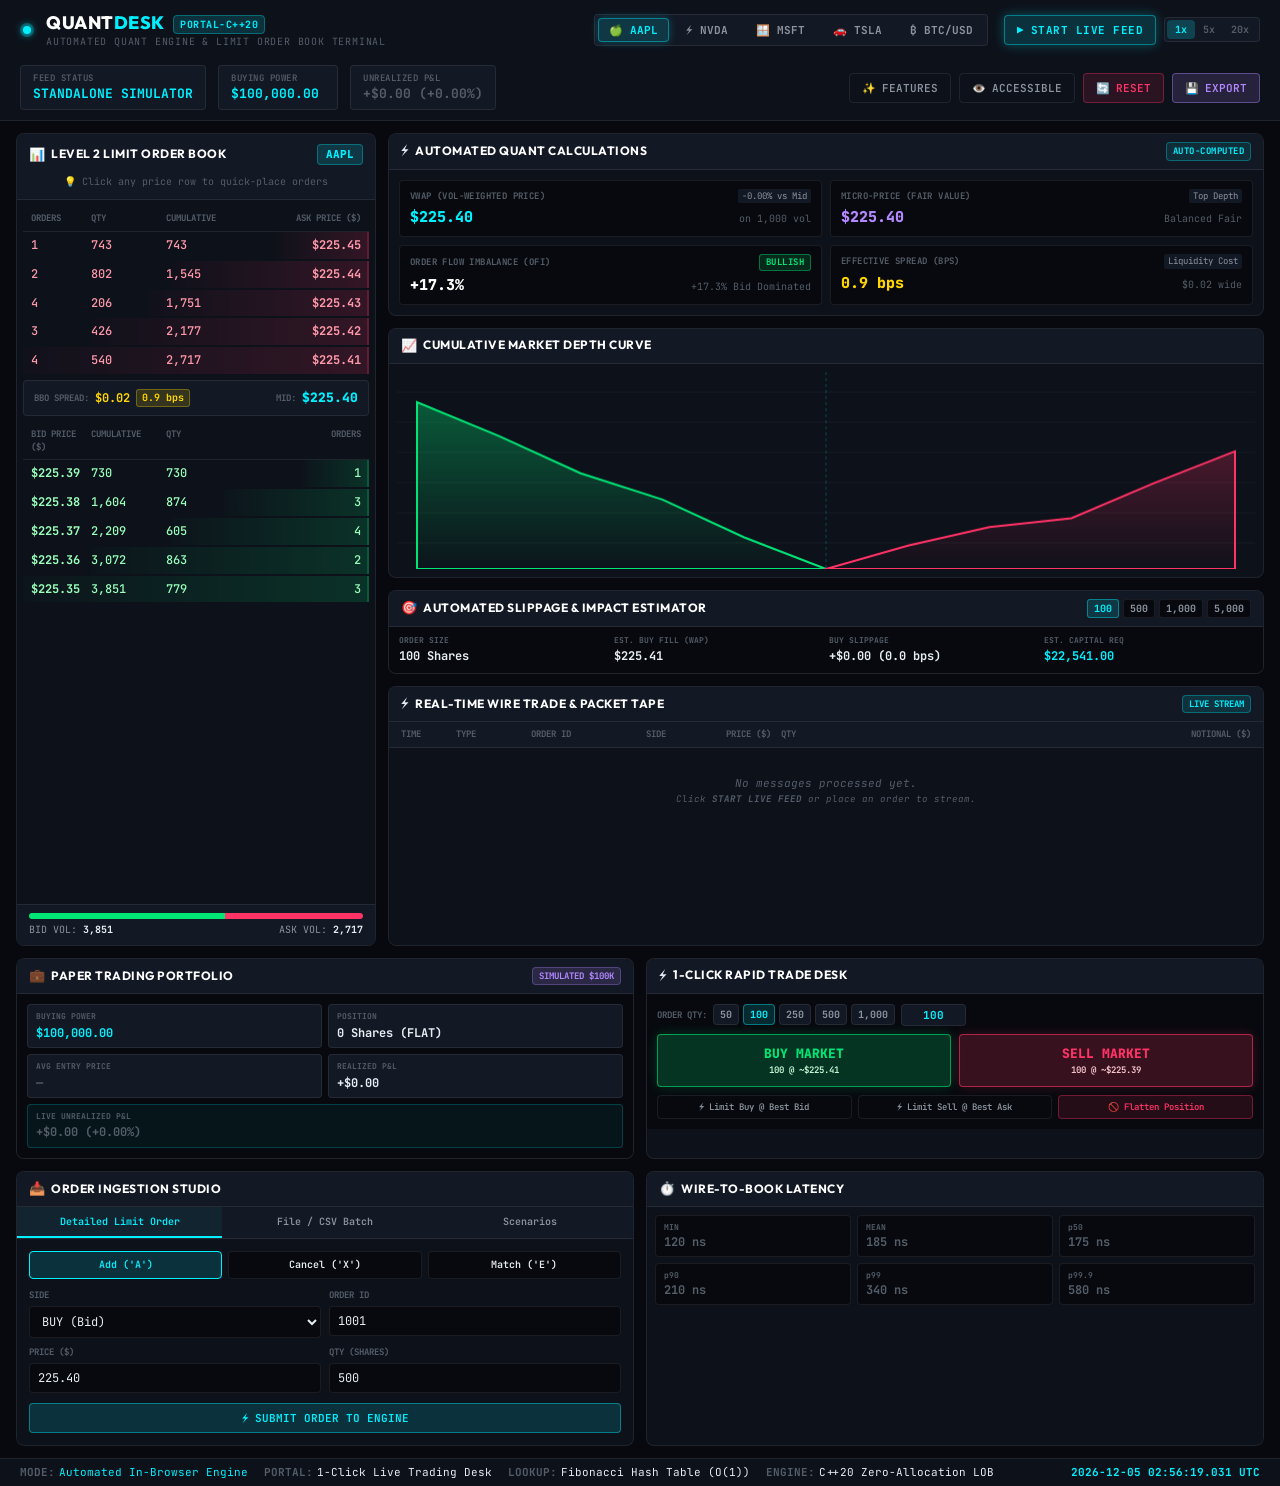
<file: index.html>
<!DOCTYPE html>
<html lang="en">
<head>
    <meta charset="UTF-8">
    <meta http-equiv="refresh" content="0; url=web/index.html">
    <title>QuantDesk Limit Order Book Visualizer</title>
    <script type="text/javascript">
        window.location.href = "web/index.html";
    </script>
</head>
<body style="background: #07090e; color: #00f0ff; font-family: monospace; display: flex; align-items: center; justify-content: center; height: 100vh; margin: 0;">
    <p>Redirecting to <a href="web/index.html" style="color: #00e676;">QuantDesk Limit Order Book Visualizer</a>...</p>
</body>
</html>
</file>
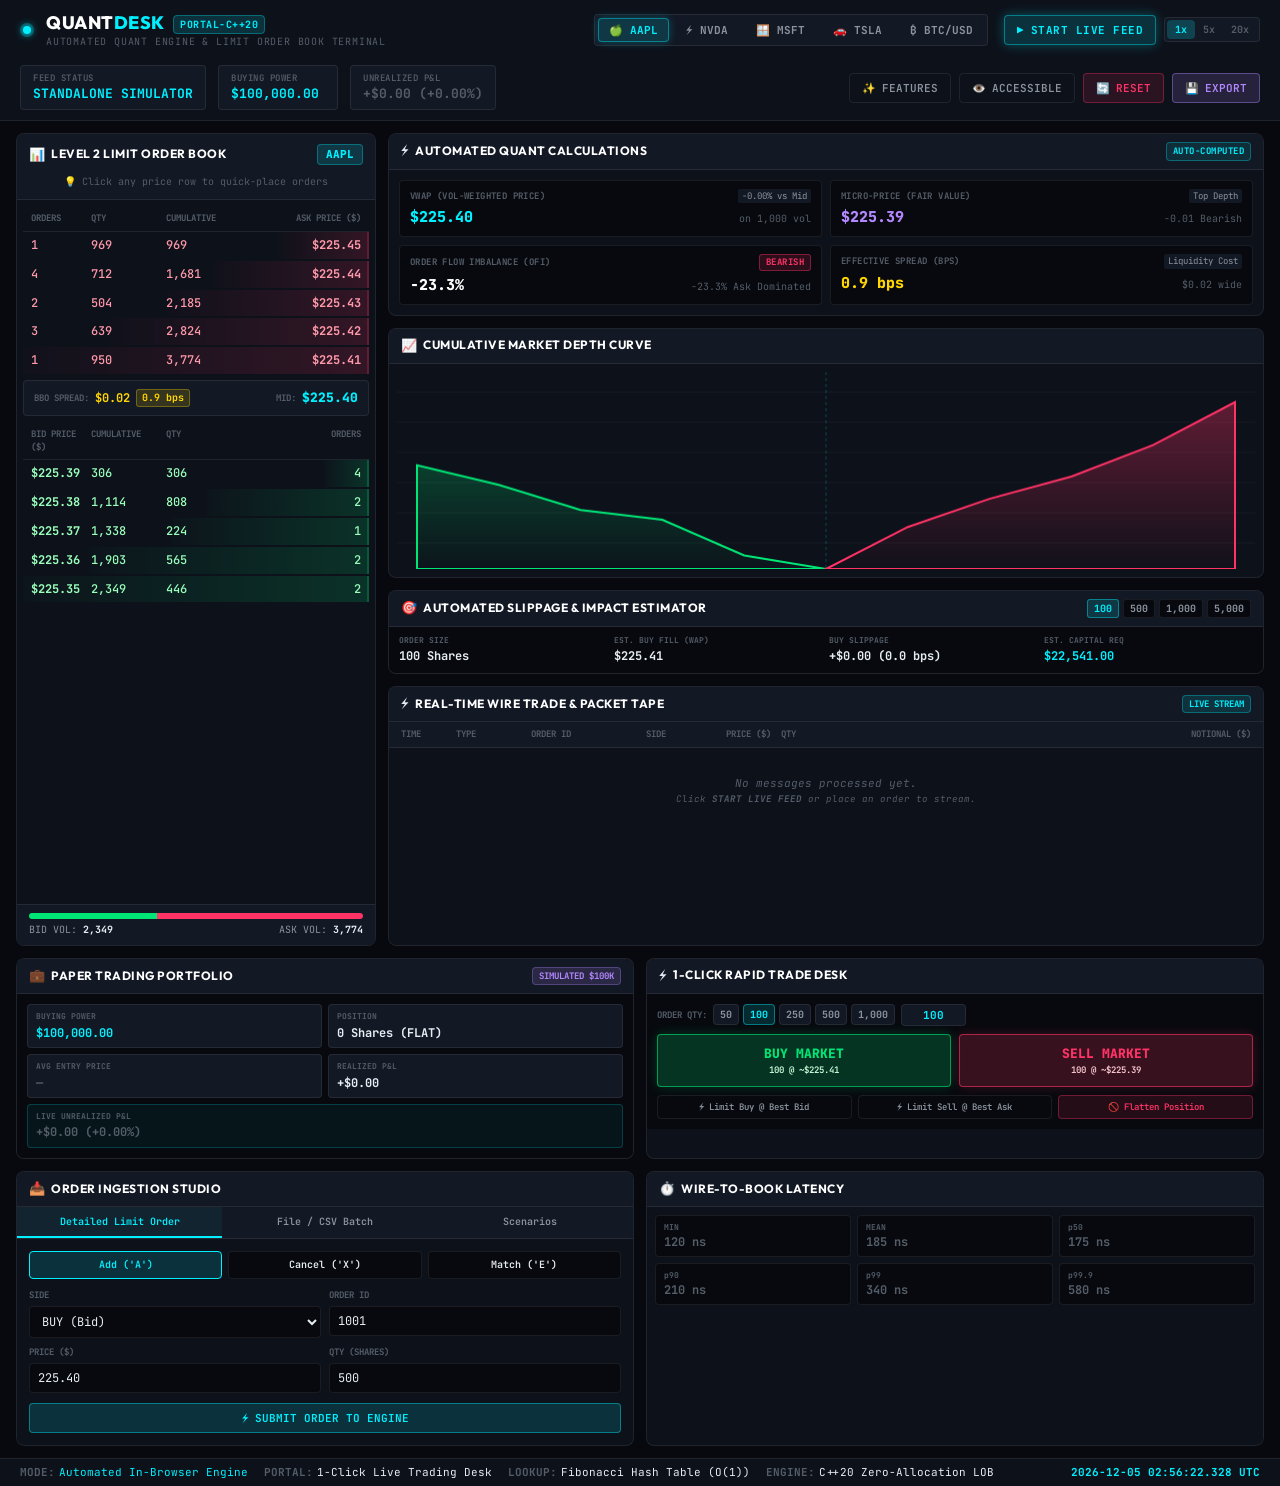
<file: web/index.html>
<!DOCTYPE html>
<html lang="en">
<head>
    <meta charset="UTF-8">
    <meta name="viewport" content="width=device-width, initial-scale=1.0">
    <title>QuantDesk | Institutional Trading Portal & Automated Limit Order Book Engine</title>
    <meta name="description" content="Ultra-Low Latency Limit Order Book Engine, Real-Time Trading Portal, and Automated Quant Analytics Desk">
    <link rel="preconnect" href="https://fonts.googleapis.com">
    <link rel="preconnect" href="https://fonts.gstatic.com" crossorigin>
    <link href="https://fonts.googleapis.com/css2?family=JetBrains+Mono:ital,wght@0,300;0,400;0,500;0,700;1,400&family=Outfit:wght@400;500;600;700;800&family=Space+Grotesk:wght@400;500;600;700&display=swap" rel="stylesheet">
    <link rel="stylesheet" href="style.css">
    <link rel="stylesheet" href="bento-grid.css">
</head>
<body class="dark-theme">
    <!-- Floating Toast Notifications Container -->
    <div id="toast-container" class="toast-container" aria-live="polite" role="status"></div>

    <!-- Top Global Trading & Connection Bar -->
    <header class="terminal-header">
        <div class="logo-cluster">
            <div class="status-pulse-ring" id="status-pulse-ring">
                <span class="status-dot" id="status-dot"></span>
            </div>
            <div class="logo-text">
                <h1>QUANT<span class="highlight">DESK</span> <span class="badge-hft">PORTAL-C++20</span></h1>
                <p class="subtitle">AUTOMATED QUANT ENGINE & LIMIT ORDER BOOK TERMINAL</p>
            </div>
        </div>

        <!-- 1-Click Stream Controller & Instrument Quick-Select -->
        <div class="portal-stream-bar">
            <div class="instrument-chips" id="instrument-chips">
                <button class="chip-instrument active" data-symbol="AAPL" data-base="225.40" title="Apple Inc ($225.40)">🍏 AAPL</button>
                <button class="chip-instrument" data-symbol="NVDA" data-base="124.80" title="NVIDIA Corp ($124.80)">⚡ NVDA</button>
                <button class="chip-instrument" data-symbol="MSFT" data-base="415.50" title="Microsoft Corp ($415.50)">🪟 MSFT</button>
                <button class="chip-instrument" data-symbol="TSLA" data-base="218.30" title="Tesla Inc ($218.30)">🚗 TSLA</button>
                <button class="chip-instrument" data-symbol="BTCUSD" data-base="64850.00" title="Bitcoin Spot ($64,850.00)">₿ BTC/USD</button>
            </div>

            <div class="stream-controls">
                <button id="btn-stream-toggle" class="btn btn-primary btn-stream-action" title="Toggle continuous real-time market data feed">
                    <span class="btn-icon" id="stream-btn-icon">▶</span> <span id="stream-btn-text">START LIVE FEED</span>
                </button>
                <div class="speed-selector" title="Market Stream Velocity">
                    <button class="btn-speed active" data-speed="1">1x</button>
                    <button class="btn-speed" data-speed="5">5x</button>
                    <button class="btn-speed" data-speed="20">20x</button>
                </div>
            </div>
        </div>

        <!-- Global Status & Account Summary -->
        <div class="global-metrics">
            <div class="metric-card" id="card-engine-status">
                <span class="metric-label">FEED STATUS</span>
                <span class="metric-value status-online" id="engine-status">HOT-PATH READY</span>
            </div>
            <div class="metric-card portfolio-card">
                <span class="metric-label">BUYING POWER</span>
                <span class="metric-value text-cyan" id="hdr-buying-power">$100,000.00</span>
            </div>
            <div class="metric-card pnl-card">
                <span class="metric-label">UNREALIZED P&amp;L</span>
                <span class="metric-value text-muted" id="hdr-unrealized-pnl">$0.00 (0.00%)</span>
            </div>
        </div>

        <div class="header-actions">
            <button id="btn-show-features" class="btn btn-outline" title="View QuantDesk Architecture & Features Bento Grid" aria-label="View Features Bento Grid">
                <span class="btn-icon">✨</span> FEATURES
            </button>
            <button id="btn-colorblind-mode" class="btn btn-outline" title="Toggle Accessible / Colorblind Mode" aria-label="Toggle Colorblind Mode">
                <span class="btn-icon">👁️</span> ACCESSIBLE
            </button>
            <button id="btn-reset-book" class="btn btn-danger" title="Clear all orders in book and reset portfolio" aria-label="Reset Book & Portfolio">
                <span class="btn-icon">🔄</span> RESET
            </button>
            <button id="btn-export-book" class="btn btn-secondary" title="Export current L2 book state as CSV" aria-label="Export Book to CSV">
                <span class="btn-icon">💾</span> EXPORT
            </button>
        </div>
    </header>

    <!-- WebSocket Reconnecting Notification Banner -->
    <div id="reconnect-banner" class="reconnect-banner hidden" role="alert" aria-live="assertive">
        <span class="pulse-warning" id="reconnect-icon">⚠️</span>
        <span id="reconnect-msg">Connecting to C++ Limit Order Book bridge...</span>
        <div class="banner-actions">
            <button id="btn-banner-retry" class="btn-banner" title="Retry WebSocket Connection Now">Retry Now</button>
            <button id="btn-banner-standalone" class="btn-banner" title="Use In-Browser Standalone Ingestion Mode">Use Standalone Mode</button>
            <button id="btn-banner-dismiss" class="btn-banner-close" title="Dismiss notification">&times;</button>
        </div>
    </div>

    <!-- Main 3-Column Trading Workspace -->
    <main class="dashboard-grid" role="main">
        
        <!-- Left Column: Level 2 Limit Order Book (LOB) Ladder with Click-to-Trade -->
        <section class="panel lob-panel">
            <div class="panel-header lob-header">
                <div class="lob-header-top">
                    <div class="panel-title">
                        <span class="icon">📊</span>
                        <h2>LEVEL 2 LIMIT ORDER BOOK</h2>
                    </div>
                    <span class="active-sym-badge" id="active-sym-badge">AAPL</span>
                </div>
                <div class="click-trade-hint">
                    <span>💡 Click any price row to quick-place orders</span>
                </div>
            </div>

            <div class="lob-container">
                <!-- Asks Table (Sorted Ascending, Top of Book at bottom) -->
                <div class="lob-half asks-half">
                    <div class="lob-table-header">
                        <span>ORDERS</span>
                        <span>QTY</span>
                        <span>CUMULATIVE</span>
                        <span class="text-right">ASK PRICE ($)</span>
                    </div>
                    <div class="lob-rows" id="asks-rows">
                        <div class="empty-book-hint">Waiting for ask orders...</div>
                    </div>
                </div>

                <!-- Spread Bar / BBO Separator -->
                <div class="bbo-separator">
                    <div class="bbo-indicator">
                        <div class="bbo-spread-details">
                            <span class="bbo-label">BBO SPREAD:</span>
                            <span class="bbo-spread-val" id="lbl-spread">$0.00</span>
                            <span class="bbo-bps-badge" id="lbl-spread-bps">0.0 bps</span>
                        </div>
                        <div class="bbo-mid-details">
                            <span class="bbo-label">MID:</span>
                            <strong class="bbo-mid-val" id="lbl-mid">$0.00</strong>
                        </div>
                    </div>
                </div>

                <!-- Bids Table (Sorted Descending, Top of Book at top) -->
                <div class="lob-half bids-half">
                    <div class="lob-table-header">
                        <span>BID PRICE ($)</span>
                        <span>CUMULATIVE</span>
                        <span>QTY</span>
                        <span class="text-right">ORDERS</span>
                    </div>
                    <div class="lob-rows" id="bids-rows">
                        <div class="empty-book-hint">Waiting for bid orders...</div>
                    </div>
                </div>
            </div>

            <div class="lob-depth-footer">
                <div class="depth-bar-split">
                    <div class="depth-fill-bid" id="depth-split-bid" style="width: 50%;"></div>
                    <div class="depth-fill-ask" id="depth-split-ask" style="width: 50%;"></div>
                </div>
                <div class="depth-footer-labels">
                    <span>BID VOL: <b id="total-bid-vol">0</b></span>
                    <span>ASK VOL: <b id="total-ask-vol">0</b></span>
                </div>
            </div>
        </section>

        <!-- Center Column: Automated Calculations & Market Analytics Suite -->
        <section class="panel center-panel">
            
            <!-- Automated Calculations Card -->
            <div class="sub-panel auto-calc-subpanel">
                <div class="panel-header">
                    <div class="panel-title">
                        <span class="icon">⚡</span>
                        <h2>AUTOMATED QUANT CALCULATIONS</h2>
                    </div>
                    <span class="badge-auto-calc">AUTO-COMPUTED</span>
                </div>
                
                <div class="calc-grid">
                    <div class="calc-cell">
                        <div class="calc-cell-header">
                            <span class="calc-label">VWAP (VOL-WEIGHTED PRICE)</span>
                            <span class="calc-tag" id="vwap-diff-tag">0.00% vs Mid</span>
                        </div>
                        <div class="calc-value-row">
                            <span class="calc-val text-cyan" id="calc-vwap">$0.00</span>
                            <small class="calc-sub" id="calc-vwap-vol">on 0 vol</small>
                        </div>
                    </div>

                    <div class="calc-cell">
                        <div class="calc-cell-header">
                            <span class="calc-label">MICRO-PRICE (FAIR VALUE)</span>
                            <span class="calc-tag" id="micro-diff-tag">Top Depth</span>
                        </div>
                        <div class="calc-value-row">
                            <span class="calc-val text-purple" id="calc-micro">$0.00</span>
                            <small class="calc-sub" id="calc-micro-bias">Neutral</small>
                        </div>
                    </div>

                    <div class="calc-cell">
                        <div class="calc-cell-header">
                            <span class="calc-label">ORDER FLOW IMBALANCE (OFI)</span>
                            <span class="pressure-badge badge-neutral" id="ofi-pressure-badge">BALANCED</span>
                        </div>
                        <div class="calc-value-row">
                            <span class="calc-val" id="calc-ofi-score">0.0%</span>
                            <small class="calc-sub" id="calc-ofi-desc">Equal Supply / Demand</small>
                        </div>
                    </div>

                    <div class="calc-cell">
                        <div class="calc-cell-header">
                            <span class="calc-label">EFFECTIVE SPREAD (BPS)</span>
                            <span class="calc-tag">Liquidity Cost</span>
                        </div>
                        <div class="calc-value-row">
                            <span class="calc-val text-yellow" id="calc-eff-spread">0.0 bps</span>
                            <small class="calc-sub" id="calc-spread-cents">$0.00 wide</small>
                        </div>
                    </div>
                </div>
            </div>

            <!-- Market Depth Visualization Curve -->
            <div class="sub-panel depth-chart-subpanel">
                <div class="panel-header">
                    <div class="panel-title">
                        <span class="icon">📈</span>
                        <h2>CUMULATIVE MARKET DEPTH CURVE</h2>
                    </div>
                </div>
                <div class="depth-canvas-wrapper">
                    <canvas id="depth-chart-canvas"></canvas>
                </div>
            </div>

            <!-- Automated Slippage & Order Sizing Estimator -->
            <div class="sub-panel slippage-subpanel">
                <div class="panel-header">
                    <div class="panel-title">
                        <span class="icon">🎯</span>
                        <h2>AUTOMATED SLIPPAGE &amp; IMPACT ESTIMATOR</h2>
                    </div>
                    <div class="slippage-qty-chips">
                        <button class="chip-qty-calc active" data-qty="100">100</button>
                        <button class="chip-qty-calc" data-qty="500">500</button>
                        <button class="chip-qty-calc" data-qty="1000">1,000</button>
                        <button class="chip-qty-calc" data-qty="5000">5,000</button>
                    </div>
                </div>
                <div class="slippage-result-grid">
                    <div class="slippage-cell">
                        <span class="cell-label">ORDER SIZE</span>
                        <strong class="cell-val" id="slip-size-val">100 Shares</strong>
                    </div>
                    <div class="slippage-cell">
                        <span class="cell-label">EST. BUY FILL (WAP)</span>
                        <strong class="cell-val text-bid" id="slip-buy-wap">$0.00</strong>
                    </div>
                    <div class="slippage-cell">
                        <span class="cell-label">BUY SLIPPAGE</span>
                        <strong class="cell-val" id="slip-buy-diff">+0.00 (0.0 bps)</strong>
                    </div>
                    <div class="slippage-cell">
                        <span class="cell-label">EST. CAPITAL REQ</span>
                        <strong class="cell-val text-cyan" id="slip-capital-req">$0.00</strong>
                    </div>
                </div>
            </div>

            <!-- Real-Time Time & Sales (ITCH Protocol Packet Stream) -->
            <div class="sub-panel tape-subpanel">
                <div class="panel-header">
                    <div class="panel-title">
                        <span class="icon">⚡</span>
                        <h2>REAL-TIME WIRE TRADE &amp; PACKET TAPE</h2>
                    </div>
                    <span class="badge-live" id="tape-status-badge">LIVE STREAM</span>
                </div>
                <div class="tape-table-header">
                    <span>TIME</span>
                    <span>TYPE</span>
                    <span>ORDER ID</span>
                    <span>SIDE</span>
                    <span>PRICE ($)</span>
                    <span>QTY</span>
                    <span class="text-right">NOTIONAL ($)</span>
                </div>
                <div class="tape-stream" id="tape-stream">
                    <div class="empty-tape-hint">
                        <p>No messages processed yet.</p>
                        <small>Click <strong>START LIVE FEED</strong> or place an order to stream.</small>
                    </div>
                </div>
            </div>
        </section>

        <!-- Right Column: Rapid Trading Desk & Ingestion Studio -->
        <section class="panel right-panel">
            
            <!-- Live Paper Trading Portfolio -->
            <div class="sub-panel portfolio-subpanel">
                <div class="panel-header">
                    <div class="panel-title">
                        <span class="icon">💼</span>
                        <h2>PAPER TRADING PORTFOLIO</h2>
                    </div>
                    <span class="badge-account">SIMULATED $100K</span>
                </div>
                <div class="portfolio-grid">
                    <div class="portfolio-metric">
                        <span class="p-label">BUYING POWER</span>
                        <strong class="p-val text-cyan" id="port-buying-power">$100,000.00</strong>
                    </div>
                    <div class="portfolio-metric">
                        <span class="p-label">POSITION</span>
                        <strong class="p-val" id="port-position">0 Shares</strong>
                    </div>
                    <div class="portfolio-metric">
                        <span class="p-label">AVG ENTRY PRICE</span>
                        <strong class="p-val text-muted" id="port-avg-price">—</strong>
                    </div>
                    <div class="portfolio-metric">
                        <span class="p-label">REALIZED P&amp;L</span>
                        <strong class="p-val" id="port-realized-pnl">$0.00</strong>
                    </div>
                    <div class="portfolio-metric pnl-highlight">
                        <span class="p-label">LIVE UNREALIZED P&amp;L</span>
                        <strong class="p-val text-muted" id="port-unrealized-pnl">$0.00 (0.00%)</strong>
                    </div>
                </div>
            </div>

            <!-- 1-Click Rapid Order Desk -->
            <div class="sub-panel rapid-trade-subpanel">
                <div class="panel-header">
                    <div class="panel-title">
                        <span class="icon">⚡</span>
                        <h2>1-CLICK RAPID TRADE DESK</h2>
                    </div>
                </div>

                <div class="trade-controls-wrapper">
                    <!-- Order Size Quick Selector -->
                    <div class="qty-select-bar">
                        <span class="bar-label">ORDER QTY:</span>
                        <div class="qty-chips" id="trade-qty-chips">
                            <button class="chip-trade-qty" data-qty="50">50</button>
                            <button class="chip-trade-qty active" data-qty="100">100</button>
                            <button class="chip-trade-qty" data-qty="250">250</button>
                            <button class="chip-trade-qty" data-qty="500">500</button>
                            <button class="chip-trade-qty" data-qty="1000">1,000</button>
                        </div>
                        <input type="number" id="inp-custom-trade-qty" class="custom-qty-input" value="100" min="1" step="1">
                    </div>

                    <!-- 1-Click Market Execution Buttons -->
                    <div class="market-actions-row">
                        <button id="btn-buy-market" class="btn btn-buy-market" title="Instantly sweep ask book at Best Ask price">
                            <span class="btn-action-title">BUY MARKET</span>
                            <span class="btn-action-sub" id="lbl-buy-market-sub">100 @ Best Ask</span>
                        </button>
                        <button id="btn-sell-market" class="btn btn-sell-market" title="Instantly sweep bid book at Best Bid price">
                            <span class="btn-action-title">SELL MARKET</span>
                            <span class="btn-action-sub" id="lbl-sell-market-sub">100 @ Best Bid</span>
                        </button>
                    </div>

                    <!-- Quick Limit Buttons -->
                    <div class="limit-actions-row">
                        <button id="btn-buy-best-bid" class="btn btn-outline btn-bid-limit" title="Place Limit Buy at current Best Bid">
                            ⚡ Limit Buy @ Best Bid
                        </button>
                        <button id="btn-sell-best-ask" class="btn btn-outline btn-ask-limit" title="Place Limit Sell at current Best Ask">
                            ⚡ Limit Sell @ Best Ask
                        </button>
                        <button id="btn-flatten-position" class="btn btn-danger btn-flatten" title="Close entire open position at current market price">
                            🚫 Flatten Position
                        </button>
                    </div>
                </div>
            </div>

            <!-- Ingestion Studio & Pro Controls (Tabs) -->
            <div class="sub-panel ingestion-subpanel">
                <div class="panel-header">
                    <div class="panel-title">
                        <span class="icon">📥</span>
                        <h2>ORDER INGESTION STUDIO</h2>
                    </div>
                </div>

                <!-- Ingestion Tabs -->
                <div class="ingestion-tabs">
                    <button class="tab-btn active" data-tab="tab-manual">Detailed Limit Order</button>
                    <button class="tab-btn" data-tab="tab-batch">File / CSV Batch</button>
                    <button class="tab-btn" data-tab="tab-examples">Scenarios</button>
                </div>

                <!-- Tab 1: Detailed Manual Order -->
                <div class="tab-content active" id="tab-manual">
                    <form id="form-manual-order" class="order-form">
                        <div class="form-row action-row">
                            <label class="radio-pill active">
                                <input type="radio" name="order-action" value="A" checked> Add ('A')
                            </label>
                            <label class="radio-pill">
                                <input type="radio" name="order-action" value="X"> Cancel ('X')
                            </label>
                            <label class="radio-pill">
                                <input type="radio" name="order-action" value="E"> Match ('E')
                            </label>
                        </div>

                        <div class="form-grid">
                            <div class="form-group" id="grp-side">
                                <label for="inp-order-side">SIDE</label>
                                <select id="inp-order-side" class="form-control">
                                    <option value="B">BUY (Bid)</option>
                                    <option value="S">SELL (Ask)</option>
                                </select>
                            </div>

                            <div class="form-group">
                                <label for="inp-order-id">ORDER ID</label>
                                <input type="number" id="inp-order-id" class="form-control" value="1001" min="1" required>
                            </div>

                            <div class="form-group" id="grp-price">
                                <label for="inp-order-price">PRICE ($)</label>
                                <input type="number" id="inp-order-price" class="form-control" value="225.40" step="0.01" min="0.01" required>
                            </div>

                            <div class="form-group" id="grp-qty">
                                <label for="inp-order-qty">QTY (SHARES)</label>
                                <input type="number" id="inp-order-qty" class="form-control" value="500" min="1" required>
                            </div>
                        </div>

                        <button type="submit" id="btn-submit-order" class="btn btn-primary btn-block">
                            <span class="btn-icon">⚡</span> SUBMIT ORDER TO ENGINE
                        </button>
                    </form>
                </div>

                <!-- Tab 2: File Upload & Batch CSV/JSON Ingestion -->
                <div class="tab-content" id="tab-batch">
                    <div class="batch-upload-box">
                        <div class="file-dropzone" id="file-dropzone">
                            <span class="drop-icon">📁</span>
                            <span>Drop CSV / TXT / JSON data file or click to browse</span>
                            <input type="file" id="file-input" accept=".csv,.txt,.json,.dat" class="hidden-file-input">
                        </div>

                        <div class="batch-textarea-wrapper">
                            <label for="txt-batch-input">OR PASTE RAW ORDER STREAM (CSV FORMAT):</label>
                            <textarea id="txt-batch-input" rows="4" class="batch-textarea" placeholder="A,1001,B,225.35,500&#10;A,1002,B,225.38,800&#10;A,1003,S,225.42,1200&#10;X,1001,0,0,0&#10;E,1003,0,225.42,500"></textarea>
                        </div>

                        <div class="batch-actions-row">
                            <button id="btn-ingest-batch" class="btn btn-primary">
                                <span class="btn-icon">🚀</span> INGEST BATCH
                            </button>
                            <button id="btn-clear-batch-txt" class="btn btn-outline">
                                CLEAR
                            </button>
                        </div>
                    </div>
                </div>

                <!-- Tab 3: Curated Datasets -->
                <div class="tab-content" id="tab-examples">
                    <div class="examples-list">
                        <div class="example-card">
                            <div class="example-info">
                                <strong>AAPL L2 Order Book</strong>
                                <small>16 msgs: 5-level Bid/Ask book build + trade</small>
                            </div>
                            <button class="btn btn-sm btn-outline btn-load-example" data-example="aapl">LOAD AAPL</button>
                        </div>

                        <div class="example-card">
                            <div class="example-info">
                                <strong>NVDA Active Flow</strong>
                                <small>20 msgs: Active flow with Adds, Cancels & Sweeps</small>
                            </div>
                            <button class="btn btn-sm btn-outline btn-load-example" data-example="nvda">LOAD NVDA</button>
                        </div>

                        <div class="example-card">
                            <div class="example-info">
                                <strong>100,000 Packet Burst</strong>
                                <small>High-speed microsecond stress benchmark</small>
                            </div>
                            <button class="btn btn-sm btn-secondary" id="btn-run-burst-100k">RUN 100K BURST</button>
                        </div>
                    </div>
                </div>
            </div>

            <!-- Nanosecond Latency Profile -->
            <div class="sub-panel latency-subpanel">
                <div class="panel-header">
                    <div class="panel-title">
                        <span class="icon">⏱️</span>
                        <h2>WIRE-TO-BOOK LATENCY</h2>
                    </div>
                </div>
                <div class="latency-grid">
                    <div class="latency-cell">
                        <span class="cell-label">MIN</span>
                        <span class="cell-val text-muted" id="lat-min">120 ns</span>
                    </div>
                    <div class="latency-cell">
                        <span class="cell-label">MEAN</span>
                        <span class="cell-val text-muted" id="lat-mean">185 ns</span>
                    </div>
                    <div class="latency-cell">
                        <span class="cell-label">p50</span>
                        <span class="cell-val text-muted" id="lat-p50">175 ns</span>
                    </div>
                    <div class="latency-cell">
                        <span class="cell-label">p90</span>
                        <span class="cell-val text-muted" id="lat-p90">210 ns</span>
                    </div>
                    <div class="latency-cell">
                        <span class="cell-label">p99</span>
                        <span class="cell-val text-muted" id="lat-p99">340 ns</span>
                    </div>
                    <div class="latency-cell">
                        <span class="cell-label">p99.9</span>
                        <span class="cell-val text-muted" id="lat-p999">580 ns</span>
                    </div>
                </div>
            </div>

        </section>

    </main>

    <!-- Footer Terminal Bar -->
    <footer class="terminal-footer">
        <div class="footer-item">
            <span class="key">MODE:</span> <span class="val text-cyan" id="footer-mode-val">Automated Quant Engine</span>
        </div>
        <div class="footer-item">
            <span class="key">PORTAL:</span> <span class="val">1-Click Live Trading Desk</span>
        </div>
        <div class="footer-item">
            <span class="key">LOOKUP:</span> <span class="val">Fibonacci Hash Table (O(1))</span>
        </div>
        <div class="footer-item">
            <span class="key">ENGINE:</span> <span class="val">C++20 Zero-Allocation LOB</span>
        </div>
        <div class="footer-item time-item">
            <span id="live-clock">00:00:00.000 UTC</span>
        </div>
    </footer>

    <!-- Bento Box Features Grid Modal (tcg-02) -->
    <div id="modal-bento-features" class="bento-modal-overlay hidden" role="dialog" aria-modal="true" aria-labelledby="modal-bento-title">
        <div class="bento-modal-container">
            <div class="bento-modal-header">
                <div class="bento-modal-title-wrap">
                    <span class="badge-hft">ARCHITECTURE &amp; TECH STACK</span>
                    <h2 id="modal-bento-title">QuantDesk Engine Features</h2>
                </div>
                <div class="bento-modal-actions">
                    <a href="features.html" class="btn btn-sm btn-outline" target="_blank" rel="noopener" title="Open Fullscreen Showcase Page">Open Fullpage ↗</a>
                    <button id="btn-close-bento-modal" class="btn-close-modal" aria-label="Close Features Modal">&times;</button>
                </div>
            </div>
            <div class="bento-modal-body">
                <section class="tcg-02 w-full min-h-svh bg-tcg02-bg font-tcg02-sans text-tcg02-ink px-6 py-12" aria-label="Asymmetric bento box feature grid demo">
                  <div class="max-w-[1000px] mx-auto grid grid-cols-4 max-[640px]:grid-cols-2 [grid-auto-rows:140px] gap-4.5">

                    <article style="--glow:#7c6af7" class="col-span-2 row-span-2 max-[640px]:row-span-1 flex flex-col justify-end gap-2 p-6 rounded-[20px] border border-transparent [background:linear-gradient(#0f0e18,#0f0e18)_padding-box,linear-gradient(135deg,var(--glow),transparent_70%)_border-box] transition-[translate,box-shadow] duration-300 hover:-translate-y-[3px] hover:shadow-[0_0_0_1px_var(--glow),0_20px_40px_-20px_var(--glow)] motion-reduce:transition-none motion-reduce:hover:translate-y-0">
                      <div class="w-8.5 h-8.5 mb-1 rounded-[9px] opacity-90 bg-[var(--glow)]" aria-hidden="true"></div>
                      <h3 class="text-[1.4rem] font-bold tracking-[-0.01em]">Real-Time Sync Engine</h3>
                      <p class="mt-0.5 text-[.82rem] leading-[1.45] text-tcg02-dim text-pretty">Every change propagates across devices in under 80ms with conflict-free merge resolution.</p>
                    </article>

                    <article style="--glow:#00d4ff" class="col-span-2 max-[640px]:col-span-1 flex flex-col justify-end gap-2 p-6 rounded-[20px] border border-transparent [background:linear-gradient(#0f0e18,#0f0e18)_padding-box,linear-gradient(135deg,var(--glow),transparent_70%)_border-box] transition-[translate,box-shadow] duration-300 hover:-translate-y-[3px] hover:shadow-[0_0_0_1px_var(--glow),0_20px_40px_-20px_var(--glow)] motion-reduce:transition-none motion-reduce:hover:translate-y-0">
                      <div class="w-8.5 h-8.5 mb-1 rounded-[9px] opacity-90 bg-[var(--glow)]" aria-hidden="true"></div>
                      <h3 class="text-[1.05rem] font-bold tracking-[-0.01em]">Edge Caching</h3>
                      <p class="mt-0.5 text-[.82rem] leading-[1.45] text-tcg02-dim">Global CDN with smart invalidation.</p>
                    </article>

                    <article style="--glow:#ff6b9d" class="col-span-2 max-[640px]:col-span-1 flex flex-col justify-end gap-2 p-6 rounded-[20px] border border-transparent [background:linear-gradient(#0f0e18,#0f0e18)_padding-box,linear-gradient(135deg,var(--glow),transparent_70%)_border-box] transition-[translate,box-shadow] duration-300 hover:-translate-y-[3px] hover:shadow-[0_0_0_1px_var(--glow),0_20px_40px_-20px_var(--glow)] motion-reduce:transition-none motion-reduce:hover:translate-y-0">
                      <div class="w-8.5 h-8.5 mb-1 rounded-[9px] opacity-90 bg-[var(--glow)]" aria-hidden="true"></div>
                      <h3 class="text-[1.05rem] font-bold tracking-[-0.01em]">Zero-Config Auth</h3>
                      <p class="mt-0.5 text-[.82rem] leading-[1.45] text-tcg02-dim">Drop-in identity, fully managed.</p>
                    </article>

                    <article style="--glow:#ffd166" class="col-span-2 max-[640px]:col-span-1 flex flex-col justify-end gap-2 p-6 rounded-[20px] border border-transparent [background:linear-gradient(#0f0e18,#0f0e18)_padding-box,linear-gradient(135deg,var(--glow),transparent_70%)_border-box] transition-[translate,box-shadow] duration-300 hover:-translate-y-[3px] hover:shadow-[0_0_0_1px_var(--glow),0_20px_40px_-20px_var(--glow)] motion-reduce:transition-none motion-reduce:hover:translate-y-0">
                      <div class="w-8.5 h-8.5 mb-1 rounded-[9px] opacity-90 bg-[var(--glow)]" aria-hidden="true"></div>
                      <h3 class="text-[1.05rem] font-bold tracking-[-0.01em]">Usage Insights</h3>
                      <p class="mt-0.5 text-[.82rem] leading-[1.45] text-tcg02-dim">Live dashboards, no setup.</p>
                    </article>

                    <article style="--glow:#34d399" class="col-span-2 max-[640px]:col-span-1 flex flex-col justify-end gap-2 p-6 rounded-[20px] border border-transparent [background:linear-gradient(#0f0e18,#0f0e18)_padding-box,linear-gradient(135deg,var(--glow),transparent_70%)_border-box] transition-[translate,box-shadow] duration-300 hover:-translate-y-[3px] hover:shadow-[0_0_0_1px_var(--glow),0_20px_40px_-20px_var(--glow)] motion-reduce:transition-none motion-reduce:hover:translate-y-0">
                      <div class="w-8.5 h-8.5 mb-1 rounded-[9px] opacity-90 bg-[var(--glow)]" aria-hidden="true"></div>
                      <h3 class="text-[1.05rem] font-bold tracking-[-0.01em]">Type-Safe SDKs</h3>
                      <p class="mt-0.5 text-[.82rem] leading-[1.45] text-tcg02-dim">Generated clients for every stack.</p>
                    </article>

                  </div>
                </section>
            </div>
        </div>
    </div>

    <script src="app.js"></script>
</body>
</html>
</file>
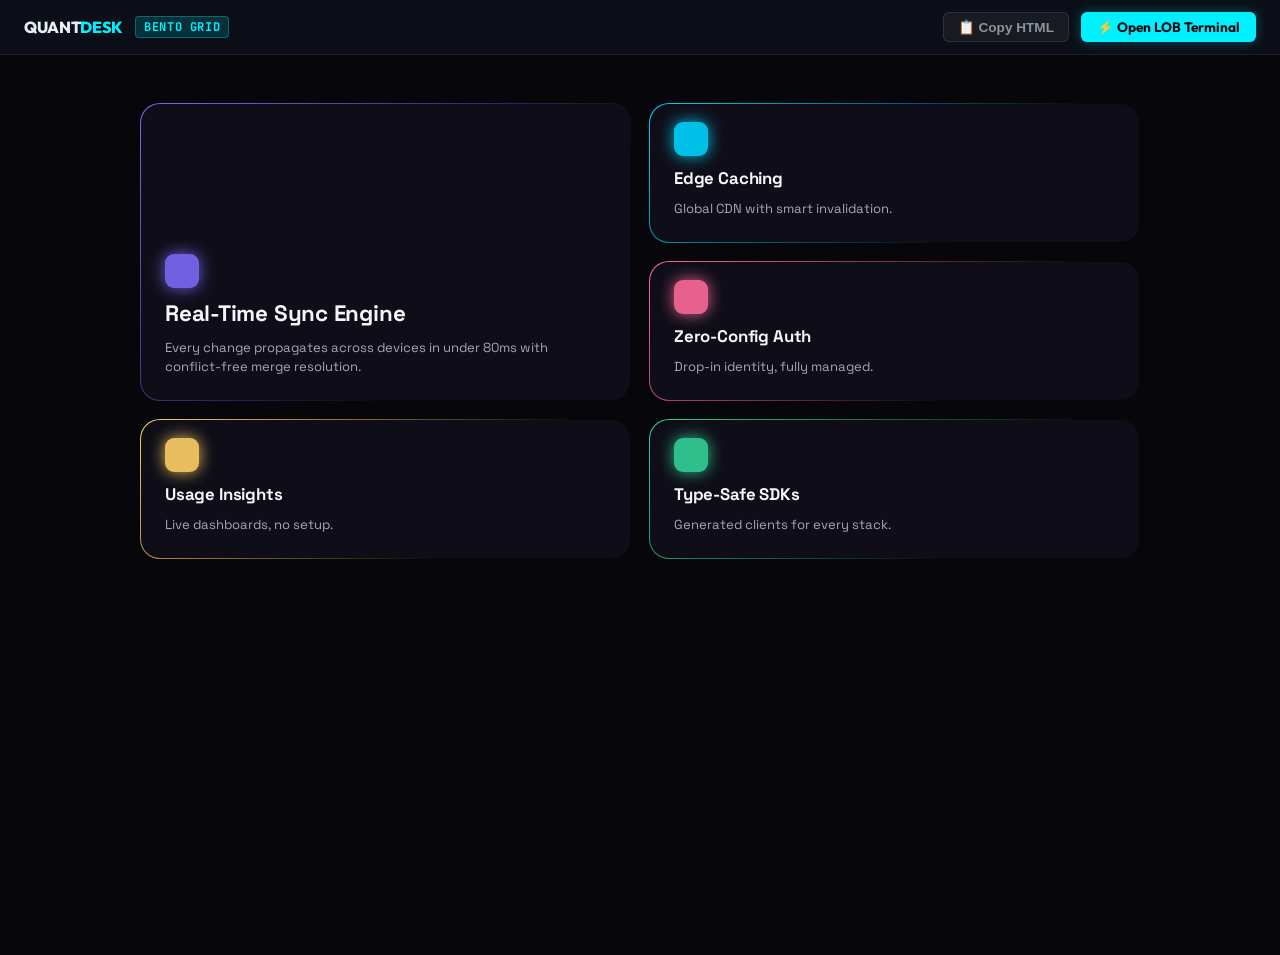
<file: web/features.html>
<!DOCTYPE html>
<html lang="en">
<head>
  <meta charset="UTF-8">
  <meta name="viewport" content="width=device-width, initial-scale=1.0">
  <title>QuantDesk Architecture & Features | Asymmetric Bento Grid</title>
  <meta name="description" content="QuantDesk High-Frequency Trading Limit Order Book Engine Architecture and Features Showcase in Asymmetric Bento Grid">
  <link rel="preconnect" href="https://fonts.googleapis.com">
  <link rel="preconnect" href="https://fonts.gstatic.com" crossorigin>
  <link href="https://fonts.googleapis.com/css2?family=JetBrains+Mono:wght@400;500;700&family=Outfit:wght@500;600;700;800&family=Space+Grotesk:wght@400;500;600;700&display=swap" rel="stylesheet">
  <link rel="stylesheet" href="bento-grid.css">
  <style>
    /* Showcase Top Bar */
    .showcase-header {
      position: sticky;
      top: 0;
      z-index: 50;
      background: rgba(13, 17, 26, 0.85);
      backdrop-filter: blur(12px);
      -webkit-backdrop-filter: blur(12px);
      border-bottom: 1px solid rgba(255, 255, 255, 0.08);
      padding: 12px 24px;
      display: flex;
      align-items: center;
      justify-content: space-between;
      font-family: 'Outfit', sans-serif;
      color: #e6edf3;
    }
    .showcase-brand {
      display: flex;
      align-items: center;
      gap: 12px;
      text-decoration: none;
      color: inherit;
    }
    .showcase-badge {
      background: rgba(0, 240, 255, 0.15);
      color: #00f0ff;
      border: 1px solid rgba(0, 240, 255, 0.3);
      font-size: 0.75rem;
      font-weight: 700;
      font-family: 'JetBrains Mono', monospace;
      padding: 2px 8px;
      border-radius: 4px;
      letter-spacing: 0.05em;
    }
    .showcase-actions {
      display: flex;
      align-items: center;
      gap: 12px;
    }
    .btn-nav {
      background: #00f0ff;
      color: #07090e;
      text-decoration: none;
      font-size: 0.85rem;
      font-weight: 700;
      padding: 6px 16px;
      border-radius: 6px;
      display: inline-flex;
      align-items: center;
      gap: 6px;
      transition: all 0.2s ease;
      box-shadow: 0 0 12px rgba(0, 240, 255, 0.3);
      border: none;
      cursor: pointer;
    }
    .btn-nav:hover {
      background: #33f3ff;
      box-shadow: 0 0 20px rgba(0, 240, 255, 0.6);
      transform: translateY(-1px);
    }
    .btn-secondary-nav {
      background: rgba(255, 255, 255, 0.05);
      color: #8b949e;
      border: 1px solid rgba(255, 255, 255, 0.1);
      font-size: 0.85rem;
      font-weight: 600;
      padding: 6px 14px;
      border-radius: 6px;
      text-decoration: none;
      transition: all 0.2s ease;
      cursor: pointer;
    }
    .btn-secondary-nav:hover {
      background: rgba(255, 255, 255, 0.1);
      color: #fff;
    }
  </style>
</head>
<body style="margin: 0; background: var(--color-tcg02-bg, #08070d);">

  <header class="showcase-header">
    <a href="index.html" class="showcase-brand">
      <span style="font-weight: 800; letter-spacing: -0.02em;">QUANT<span style="color: #00f0ff;">DESK</span></span>
      <span class="showcase-badge">BENTO GRID</span>
    </a>
    <div class="showcase-actions">
      <button id="btn-copy-code" class="btn-secondary-nav" onclick="copySnippet()">📋 Copy HTML</button>
      <a href="index.html" class="btn-nav">⚡ Open LOB Terminal</a>
    </div>
  </header>

  <!-- Bento Box Feature Grid Component (tcg-02) -->
  <section class="tcg-02 w-full min-h-svh bg-tcg02-bg font-tcg02-sans text-tcg02-ink px-6 py-12" aria-label="Asymmetric bento box feature grid demo">
    <div class="max-w-[1000px] mx-auto grid grid-cols-4 max-[640px]:grid-cols-2 [grid-auto-rows:140px] gap-4.5">

      <article style="--glow:#7c6af7" class="col-span-2 row-span-2 max-[640px]:row-span-1 flex flex-col justify-end gap-2 p-6 rounded-[20px] border border-transparent [background:linear-gradient(#0f0e18,#0f0e18)_padding-box,linear-gradient(135deg,var(--glow),transparent_70%)_border-box] transition-[translate,box-shadow] duration-300 hover:-translate-y-[3px] hover:shadow-[0_0_0_1px_var(--glow),0_20px_40px_-20px_var(--glow)] motion-reduce:transition-none motion-reduce:hover:translate-y-0">
        <div class="w-8.5 h-8.5 mb-1 rounded-[9px] opacity-90 bg-[var(--glow)]" aria-hidden="true"></div>
        <h3 class="text-[1.4rem] font-bold tracking-[-0.01em]">Real-Time Sync Engine</h3>
        <p class="mt-0.5 text-[.82rem] leading-[1.45] text-tcg02-dim text-pretty">Every change propagates across devices in under 80ms with conflict-free merge resolution.</p>
      </article>

      <article style="--glow:#00d4ff" class="col-span-2 max-[640px]:col-span-1 flex flex-col justify-end gap-2 p-6 rounded-[20px] border border-transparent [background:linear-gradient(#0f0e18,#0f0e18)_padding-box,linear-gradient(135deg,var(--glow),transparent_70%)_border-box] transition-[translate,box-shadow] duration-300 hover:-translate-y-[3px] hover:shadow-[0_0_0_1px_var(--glow),0_20px_40px_-20px_var(--glow)] motion-reduce:transition-none motion-reduce:hover:translate-y-0">
        <div class="w-8.5 h-8.5 mb-1 rounded-[9px] opacity-90 bg-[var(--glow)]" aria-hidden="true"></div>
        <h3 class="text-[1.05rem] font-bold tracking-[-0.01em]">Edge Caching</h3>
        <p class="mt-0.5 text-[.82rem] leading-[1.45] text-tcg02-dim">Global CDN with smart invalidation.</p>
      </article>

      <article style="--glow:#ff6b9d" class="col-span-2 max-[640px]:col-span-1 flex flex-col justify-end gap-2 p-6 rounded-[20px] border border-transparent [background:linear-gradient(#0f0e18,#0f0e18)_padding-box,linear-gradient(135deg,var(--glow),transparent_70%)_border-box] transition-[translate,box-shadow] duration-300 hover:-translate-y-[3px] hover:shadow-[0_0_0_1px_var(--glow),0_20px_40px_-20px_var(--glow)] motion-reduce:transition-none motion-reduce:hover:translate-y-0">
        <div class="w-8.5 h-8.5 mb-1 rounded-[9px] opacity-90 bg-[var(--glow)]" aria-hidden="true"></div>
        <h3 class="text-[1.05rem] font-bold tracking-[-0.01em]">Zero-Config Auth</h3>
        <p class="mt-0.5 text-[.82rem] leading-[1.45] text-tcg02-dim">Drop-in identity, fully managed.</p>
      </article>

      <article style="--glow:#ffd166" class="col-span-2 max-[640px]:col-span-1 flex flex-col justify-end gap-2 p-6 rounded-[20px] border border-transparent [background:linear-gradient(#0f0e18,#0f0e18)_padding-box,linear-gradient(135deg,var(--glow),transparent_70%)_border-box] transition-[translate,box-shadow] duration-300 hover:-translate-y-[3px] hover:shadow-[0_0_0_1px_var(--glow),0_20px_40px_-20px_var(--glow)] motion-reduce:transition-none motion-reduce:hover:translate-y-0">
        <div class="w-8.5 h-8.5 mb-1 rounded-[9px] opacity-90 bg-[var(--glow)]" aria-hidden="true"></div>
        <h3 class="text-[1.05rem] font-bold tracking-[-0.01em]">Usage Insights</h3>
        <p class="mt-0.5 text-[.82rem] leading-[1.45] text-tcg02-dim">Live dashboards, no setup.</p>
      </article>

      <article style="--glow:#34d399" class="col-span-2 max-[640px]:col-span-1 flex flex-col justify-end gap-2 p-6 rounded-[20px] border border-transparent [background:linear-gradient(#0f0e18,#0f0e18)_padding-box,linear-gradient(135deg,var(--glow),transparent_70%)_border-box] transition-[translate,box-shadow] duration-300 hover:-translate-y-[3px] hover:shadow-[0_0_0_1px_var(--glow),0_20px_40px_-20px_var(--glow)] motion-reduce:transition-none motion-reduce:hover:translate-y-0">
        <div class="w-8.5 h-8.5 mb-1 rounded-[9px] opacity-90 bg-[var(--glow)]" aria-hidden="true"></div>
        <h3 class="text-[1.05rem] font-bold tracking-[-0.01em]">Type-Safe SDKs</h3>
        <p class="mt-0.5 text-[.82rem] leading-[1.45] text-tcg02-dim">Generated clients for every stack.</p>
      </article>

    </div>
  </section>

  <script>
    function copySnippet() {
      const section = document.querySelector('section.tcg-02');
      if (section && navigator.clipboard) {
        navigator.clipboard.writeText(section.outerHTML).then(() => {
          const btn = document.getElementById('btn-copy-code');
          btn.textContent = '✅ Copied!';
          setTimeout(() => { btn.textContent = '📋 Copy HTML'; }, 2000);
        });
      }
    }
  </script>
</body>
</html>
</file>
<file: web/style.css>
/* ==========================================================================
   QuantDesk - High-Frequency Trading (HFT) Dashboard CSS
   Sleek Dark Theme | Glassmorphism | JetBrains Mono & Outfit
   ========================================================================== */

:root {
    --bg-main: #07090e;
    --bg-panel: #0d111a;
    --bg-subpanel: #121824;
    --bg-row-hover: #192233;
    
    --border-subtle: rgba(255, 255, 255, 0.08);
    --border-accent: rgba(0, 240, 255, 0.25);
    
    --text-primary: #e6edf3;
    --text-secondary: #8b949e;
    --text-muted: #545d68;
    
    --color-bid: #00e676;
    --color-bid-bg: rgba(0, 230, 118, 0.12);
    --color-bid-glow: rgba(0, 230, 118, 0.35);
    
    --color-ask: #ff3366;
    --color-ask-bg: rgba(255, 51, 102, 0.12);
    --color-ask-glow: rgba(255, 51, 102, 0.35);
    
    --color-cyan: #00f0ff;
    --color-purple: #b388ff;
    --color-yellow: #ffd600;
    --color-orange: #ff9100;
    
    --font-mono: 'JetBrains Mono', monospace;
    --font-sans: 'Outfit', -apple-system, BlinkMacSystemFont, sans-serif;
    
    --radius-sm: 4px;
    --radius-md: 8px;
    --radius-lg: 12px;
}

* {
    margin: 0;
    padding: 0;
    box-sizing: border-box;
}

body.dark-theme {
    background-color: var(--bg-main);
    color: var(--text-primary);
    font-family: var(--font-mono);
    font-size: 13px;
    line-height: 1.4;
    overflow-x: hidden;
    min-height: 100vh;
    display: flex;
    flex-direction: column;
}

/* ==========================================================================
   Header / Global Metrics Bar
   ========================================================================== */
.terminal-header {
    background: var(--bg-panel);
    border-bottom: 1px solid var(--border-subtle);
    padding: 10px 20px;
    display: flex;
    align-items: center;
    justify-content: space-between;
    gap: 16px;
    flex-wrap: wrap;
}

.logo-cluster {
    display: flex;
    align-items: center;
    gap: 12px;
    flex-shrink: 0;
}

.status-pulse-ring {
    width: 14px;
    height: 14px;
    border-radius: 50%;
    background: rgba(0, 230, 118, 0.2);
    display: flex;
    align-items: center;
    justify-content: center;
    animation: pulseGlowGreen 2s infinite ease-in-out;
    transition: background 0.3s ease;
}

.status-pulse-ring.pulse-yellow {
    background: rgba(255, 214, 0, 0.25);
    animation: pulseGlowYellow 1.5s infinite ease-in-out;
}

.status-pulse-ring.pulse-red {
    background: rgba(255, 51, 102, 0.25);
    animation: pulseGlowRed 1.5s infinite ease-in-out;
}

.status-pulse-ring.pulse-cyan {
    background: rgba(0, 240, 255, 0.25);
    animation: pulseGlowCyan 2s infinite ease-in-out;
}

.status-dot {
    width: 8px;
    height: 8px;
    background: var(--color-bid);
    border-radius: 50%;
    box-shadow: 0 0 8px var(--color-bid);
    transition: background 0.3s ease, box-shadow 0.3s ease;
}

.status-dot.dot-yellow {
    background: var(--color-yellow);
    box-shadow: 0 0 8px var(--color-yellow);
}

.status-dot.dot-red {
    background: var(--color-ask);
    box-shadow: 0 0 8px var(--color-ask);
}

.status-dot.dot-cyan {
    background: var(--color-cyan);
    box-shadow: 0 0 8px var(--color-cyan);
}

@keyframes pulseGlowGreen {
    0% { transform: scale(1); opacity: 0.8; }
    50% { transform: scale(1.3); opacity: 0.3; }
    100% { transform: scale(1); opacity: 0.8; }
}

@keyframes pulseGlowYellow {
    0% { transform: scale(1); opacity: 0.9; }
    50% { transform: scale(1.35); opacity: 0.4; }
    100% { transform: scale(1); opacity: 0.9; }
}

@keyframes pulseGlowRed {
    0% { transform: scale(1); opacity: 0.9; }
    50% { transform: scale(1.35); opacity: 0.4; }
    100% { transform: scale(1); opacity: 0.9; }
}

@keyframes pulseGlowCyan {
    0% { transform: scale(1); opacity: 0.8; }
    50% { transform: scale(1.3); opacity: 0.3; }
    100% { transform: scale(1); opacity: 0.8; }
}

.logo-text h1 {
    font-family: var(--font-sans);
    font-size: 18px;
    font-weight: 800;
    letter-spacing: 0.5px;
    color: #ffffff;
}

.logo-text .highlight {
    color: var(--color-cyan);
}

.badge-hft {
    font-family: var(--font-mono);
    font-size: 10px;
    font-weight: 700;
    background: rgba(0, 240, 255, 0.15);
    color: var(--color-cyan);
    border: 1px solid rgba(0, 240, 255, 0.3);
    padding: 2px 6px;
    border-radius: var(--radius-sm);
    margin-left: 6px;
    vertical-align: middle;
}

.logo-text .subtitle {
    font-size: 10px;
    color: var(--text-muted);
    letter-spacing: 0.8px;
}

.global-metrics {
    display: flex;
    align-items: center;
    gap: 12px;
    flex-wrap: wrap;
    flex: 1 1 auto;
    justify-content: flex-start;
}

.metric-card {
    background: var(--bg-subpanel);
    border: 1px solid var(--border-subtle);
    padding: 6px 12px;
    border-radius: var(--radius-sm);
    display: flex;
    flex-direction: column;
    min-width: 120px;
    flex: 0 1 auto;
    transition: all 0.2s ease;
}

.metric-card:hover {
    border-color: rgba(255, 255, 255, 0.15);
}

.session-card {
    background: rgba(0, 240, 255, 0.05);
    border-color: rgba(0, 240, 255, 0.2);
    min-width: 160px;
}

.session-token-wrapper {
    display: flex;
    align-items: center;
    justify-content: space-between;
    gap: 6px;
}

.btn-icon-only {
    background: transparent;
    border: none;
    cursor: pointer;
    font-size: 11px;
    opacity: 0.7;
    transition: opacity 0.2s;
}

.btn-icon-only:hover {
    opacity: 1;
}

.stock-watchlist-bar {
    display: flex;
    align-items: center;
    gap: 8px;
}

.stock-select {
    background: var(--bg-main);
    color: var(--color-cyan);
    border: 1px solid rgba(0, 240, 255, 0.3);
    padding: 4px 8px;
    border-radius: var(--radius-sm);
    font-family: var(--font-mono);
    font-size: 11px;
    font-weight: 700;
    outline: none;
    cursor: pointer;
    max-width: 100%;
}

.stock-select option {
    background: var(--bg-subpanel);
    color: var(--text-primary);
}

.metric-label {
    font-size: 9px;
    color: var(--text-muted);
    font-weight: 600;
    letter-spacing: 0.5px;
    text-transform: uppercase;
}

.metric-value {
    font-size: 13px;
    font-weight: 700;
    color: #ffffff;
    white-space: nowrap;
    transition: color 0.2s ease;
}

.metric-value small {
    font-size: 10px;
    font-weight: 400;
    color: var(--text-secondary);
}

/* Status Signals */
.status-online {
    color: var(--color-bid) !important;
}

.status-reconnecting {
    color: var(--color-yellow) !important;
}

.status-disconnected {
    color: var(--color-ask) !important;
}

.status-standalone {
    color: var(--color-cyan) !important;
}

.status-error {
    color: #ff1744 !important;
}

.text-cyan { color: var(--color-cyan) !important; }
.text-purple { color: var(--color-purple) !important; }
.text-green { color: var(--color-bid) !important; }
.text-yellow { color: var(--color-yellow) !important; }
.text-red { color: var(--color-ask) !important; }
.text-muted { color: var(--text-muted) !important; }
.text-right { text-align: right; }
.font-bold { font-weight: 700; }

.header-actions {
    display: flex;
    gap: 8px;
    align-items: center;
    flex-wrap: wrap;
}

.btn {
    font-family: var(--font-mono);
    font-size: 11px;
    font-weight: 600;
    padding: 7px 12px;
    border-radius: var(--radius-sm);
    cursor: pointer;
    border: 1px solid transparent;
    transition: all 0.2s ease;
    display: inline-flex;
    align-items: center;
    gap: 6px;
    white-space: nowrap;
}

.btn-primary {
    background: rgba(0, 240, 255, 0.15);
    color: var(--color-cyan);
    border-color: rgba(0, 240, 255, 0.4);
}

.btn-primary:hover {
    background: rgba(0, 240, 255, 0.28);
    box-shadow: 0 0 12px rgba(0, 240, 255, 0.35);
}

.btn-demo-pulse {
    animation: demoGlow 2.5s infinite ease-in-out;
}

@keyframes demoGlow {
    0%, 100% {
        box-shadow: 0 0 4px rgba(0, 240, 255, 0.2);
    }
    50% {
        box-shadow: 0 0 14px rgba(0, 240, 255, 0.5);
        border-color: rgba(0, 240, 255, 0.8);
    }
}

.btn-secondary {
    background: rgba(179, 136, 255, 0.15);
    color: var(--color-purple);
    border-color: rgba(179, 136, 255, 0.4);
}

.btn-secondary:hover {
    background: rgba(179, 136, 255, 0.25);
    box-shadow: 0 0 12px rgba(179, 136, 255, 0.3);
}

.btn-danger {
    background: rgba(255, 51, 102, 0.12);
    color: var(--color-ask);
    border-color: rgba(255, 51, 102, 0.35);
}

.btn-danger:hover {
    background: rgba(255, 51, 102, 0.25);
    box-shadow: 0 0 12px rgba(255, 51, 102, 0.3);
}

.btn-outline {
    background: transparent;
    color: var(--text-secondary);
    border-color: var(--border-subtle);
}

.btn-outline:hover {
    background: var(--bg-row-hover);
    color: var(--text-primary);
    border-color: rgba(255, 255, 255, 0.2);
}

.btn-sm {
    padding: 4px 8px;
    font-size: 10px;
}

.btn-block {
    width: 100%;
    justify-content: center;
}

/* ==========================================================================
   Main Grid Layout
   ========================================================================== */
.dashboard-grid {
    flex: 1;
    display: grid;
    grid-template-columns: 400px 1fr 350px;
    gap: 12px;
    padding: 12px 16px;
    overflow: hidden;
}

.panel {
    background: var(--bg-panel);
    border: 1px solid var(--border-subtle);
    border-radius: var(--radius-md);
    display: flex;
    flex-direction: column;
    overflow: hidden;
}

.panel-header {
    background: var(--bg-subpanel);
    border-bottom: 1px solid var(--border-subtle);
    padding: 8px 12px;
    display: flex;
    align-items: center;
    justify-content: space-between;
    gap: 8px;
}

.panel-title {
    display: flex;
    align-items: center;
    gap: 6px;
    white-space: nowrap;
}

.panel-title h2 {
    font-family: var(--font-sans);
    font-size: 12px;
    font-weight: 700;
    letter-spacing: 0.5px;
    color: #ffffff;
}

/* LOB Header Specific Styling */
.lob-header {
    display: flex;
    flex-direction: column;
    gap: 8px;
    padding: 10px 12px;
}

.lob-header-top {
    display: flex;
    align-items: center;
    justify-content: space-between;
    width: 100%;
    gap: 8px;
    flex-wrap: wrap;
}

.book-summary-tags {
    display: flex;
    align-items: center;
    gap: 8px;
    width: 100%;
    flex-wrap: wrap;
}

.tag {
    font-size: 10px;
    padding: 3px 8px;
    border-radius: var(--radius-sm);
    background: var(--bg-main);
    border: 1px solid var(--border-subtle);
    white-space: nowrap;
    flex: 1 1 auto;
    text-align: center;
    min-width: max-content;
}

.tag-spread strong { color: var(--color-yellow); }
.tag-mid strong { color: var(--color-cyan); }
.tag-micro strong { color: var(--color-purple); }

/* ==========================================================================
   Level 2 Limit Order Book (LOB) Ladder
   ========================================================================== */
.lob-panel {
    display: flex;
    flex-direction: column;
}

.lob-container {
    flex: 1;
    display: flex;
    flex-direction: column;
    overflow-y: auto;
    padding: 6px;
}

.lob-half {
    display: flex;
    flex-direction: column;
}

.lob-table-header {
    display: grid;
    grid-template-columns: 60px 75px 85px 1fr;
    padding: 6px 8px;
    font-size: 9px;
    font-weight: 700;
    color: var(--text-muted);
    border-bottom: 1px solid var(--border-subtle);
}

.lob-rows {
    display: flex;
    flex-direction: column;
    gap: 2px;
    min-height: 120px;
    justify-content: center;
}

.lob-row {
    display: grid;
    grid-template-columns: 60px 75px 85px 1fr;
    padding: 5px 8px;
    font-size: 12px;
    font-weight: 500;
    position: relative;
    border-radius: 2px;
    transition: background 0.15s ease, transform 0.15s ease;
    align-items: center;
    cursor: pointer;
}

.lob-row:hover {
    transform: translateX(2px);
}

.lob-row span {
    position: relative;
    z-index: 1;
}

.depth-bar-fill {
    position: absolute;
    top: 0;
    bottom: 0;
    right: 0;
    pointer-events: none;
    z-index: 0;
    opacity: 0.35;
    transition: width 0.2s cubic-bezier(0.2, 0.8, 0.2, 1);
}

.ask-row {
    color: #ff99aa;
}

.ask-row:hover {
    background: rgba(255, 51, 102, 0.12);
}

.ask-bar-fill {
    background: linear-gradient(90deg, rgba(255, 51, 102, 0.05), rgba(255, 51, 102, 0.45));
    border-right: 2px solid var(--color-ask);
}

.bid-row {
    color: #99ffbb;
}

.bid-row:hover {
    background: rgba(0, 230, 118, 0.12);
}

.bid-bar-fill {
    background: linear-gradient(90deg, rgba(0, 230, 118, 0.05), rgba(0, 230, 118, 0.45));
    border-right: 2px solid var(--color-bid);
}

.bbo-separator {
    background: var(--bg-subpanel);
    border: 1px solid var(--border-subtle);
    margin: 6px 0;
    padding: 8px 10px;
    border-radius: var(--radius-sm);
    display: flex;
    flex-direction: column;
    gap: 6px;
}

.bbo-indicator {
    display: flex;
    justify-content: space-between;
    align-items: center;
    gap: 8px;
}

.bbo-label {
    font-size: 9px;
    font-weight: 700;
    color: var(--text-muted);
    white-space: nowrap;
}

.bbo-spread-badge {
    font-size: 11px;
    font-weight: 700;
    color: var(--color-yellow);
    background: rgba(255, 214, 0, 0.1);
    border: 1px solid rgba(255, 214, 0, 0.3);
    padding: 2px 8px;
    border-radius: 3px;
    white-space: nowrap;
    min-width: max-content;
}

.imbalance-meter {
    display: flex;
    flex-direction: column;
    gap: 3px;
}

.imbalance-header {
    display: flex;
    align-items: center;
    justify-content: space-between;
}

.imbalance-label {
    font-size: 8px;
    color: var(--text-muted);
    font-weight: 600;
    letter-spacing: 0.5px;
}

.tooltip-trigger {
    font-size: 10px;
    cursor: help;
    opacity: 0.6;
    transition: opacity 0.2s;
}

.tooltip-trigger:hover {
    opacity: 1;
}

.imbalance-bar-container {
    height: 6px;
    background: #1c2433;
    border-radius: 3px;
    display: flex;
    overflow: hidden;
}

.imbalance-fill-bid {
    background: var(--color-bid);
    transition: width 0.3s ease;
}

.imbalance-fill-ask {
    background: var(--color-ask);
    transition: width 0.3s ease;
}

.imbalance-values {
    display: flex;
    justify-content: space-between;
    align-items: center;
    font-size: 9px;
    color: var(--text-secondary);
}

.ofi-status-text {
    font-size: 8px;
    text-transform: uppercase;
    font-weight: 600;
}

/* ==========================================================================
   Center Panel: Depth Chart & Packet Tape
   ========================================================================== */
.center-panel {
    display: flex;
    flex-direction: column;
    gap: 12px;
    background: transparent;
    border: none;
}

.sub-panel {
    background: var(--bg-panel);
    border: 1px solid var(--border-subtle);
    border-radius: var(--radius-md);
    overflow: hidden;
    display: flex;
    flex-direction: column;
}

.depth-chart-subpanel {
    height: 250px;
    min-height: 200px;
}

.depth-stats {
    font-size: 10px;
    color: var(--text-secondary);
    display: flex;
    gap: 12px;
    white-space: nowrap;
}

.depth-stats b {
    color: #ffffff;
}

.depth-canvas-wrapper {
    flex: 1;
    position: relative;
    padding: 8px;
    min-height: 160px;
}

#depth-chart-canvas {
    width: 100%;
    height: 100%;
    display: block;
}

.tape-subpanel {
    flex: 1;
    min-height: 260px;
}

.badge-live {
    font-size: 9px;
    font-weight: 700;
    color: var(--color-cyan);
    background: rgba(0, 240, 255, 0.12);
    border: 1px solid rgba(0, 240, 255, 0.3);
    padding: 2px 6px;
    border-radius: var(--radius-sm);
    animation: pulseLive 1.5s infinite;
}

.badge-live.badge-warning {
    color: var(--color-yellow);
    background: rgba(255, 214, 0, 0.12);
    border-color: rgba(255, 214, 0, 0.3);
    animation: pulseLive 1.2s infinite;
}

.badge-live.badge-offline {
    color: var(--color-ask);
    background: rgba(255, 51, 102, 0.12);
    border-color: rgba(255, 51, 102, 0.3);
    animation: none;
}

@keyframes pulseLive {
    0%, 100% { opacity: 1; }
    50% { opacity: 0.5; }
}

.tape-table-header {
    display: grid;
    grid-template-columns: 55px 75px 115px 80px 55px 75px 1fr;
    padding: 6px 12px;
    font-size: 9px;
    font-weight: 700;
    color: var(--text-muted);
    border-bottom: 1px solid var(--border-subtle);
    background: var(--bg-subpanel);
}

.tape-stream {
    flex: 1;
    overflow-y: auto;
    display: flex;
    flex-direction: column;
    gap: 2px;
    padding: 4px;
    min-height: 180px;
}

.tape-row {
    display: grid;
    grid-template-columns: 55px 75px 115px 80px 55px 75px 1fr;
    padding: 4px 8px;
    font-size: 11px;
    border-radius: 2px;
    transition: background 0.15s ease;
    align-items: center;
}

.tape-row:hover {
    background: var(--bg-row-hover);
}

.badge-type {
    font-size: 9px;
    font-weight: 700;
    padding: 1px 4px;
    border-radius: 2px;
    display: inline-block;
    text-align: center;
}

.badge-add {
    background: rgba(0, 230, 118, 0.15);
    color: var(--color-bid);
    border: 1px solid rgba(0, 230, 118, 0.3);
}

.badge-cancel {
    background: rgba(255, 214, 0, 0.15);
    color: var(--color-yellow);
    border: 1px solid rgba(255, 214, 0, 0.3);
}

.badge-exec {
    background: rgba(0, 240, 255, 0.15);
    color: var(--color-cyan);
    border: 1px solid rgba(0, 240, 255, 0.3);
}

/* ==========================================================================
   Right Panel: Ingestion Desk & Latency Grid
   ========================================================================== */
.right-panel {
    display: flex;
    flex-direction: column;
    gap: 12px;
    background: transparent;
    border: none;
}

.ingestion-subpanel {
    display: flex;
    flex-direction: column;
}

.ingestion-tabs {
    display: flex;
    border-bottom: 1px solid var(--border-subtle);
    background: var(--bg-subpanel);
}

.tab-btn {
    flex: 1;
    background: transparent;
    border: none;
    color: var(--text-secondary);
    padding: 8px;
    font-family: var(--font-mono);
    font-size: 10px;
    font-weight: 600;
    cursor: pointer;
    border-bottom: 2px solid transparent;
    transition: all 0.2s ease;
}

.tab-btn:hover {
    color: var(--text-primary);
    background: rgba(255, 255, 255, 0.02);
}

.tab-btn.active {
    color: var(--color-cyan);
    border-bottom-color: var(--color-cyan);
    background: rgba(0, 240, 255, 0.05);
}

.tab-content {
    display: none;
    padding: 12px;
}

.tab-content.active {
    display: block;
}

.order-form {
    display: flex;
    flex-direction: column;
    gap: 10px;
}

.action-row {
    display: flex;
    gap: 6px;
}

.radio-pill {
    flex: 1;
    background: var(--bg-main);
    border: 1px solid var(--border-subtle);
    padding: 6px 4px;
    border-radius: var(--radius-sm);
    text-align: center;
    font-size: 10px;
    font-weight: 600;
    cursor: pointer;
    transition: all 0.2s ease;
}

.radio-pill input {
    display: none;
}

.radio-pill.active {
    background: rgba(0, 240, 255, 0.15);
    border-color: var(--color-cyan);
    color: var(--color-cyan);
}

.form-grid {
    display: grid;
    grid-template-columns: 1fr 1fr;
    gap: 8px;
}

.form-group {
    display: flex;
    flex-direction: column;
    gap: 4px;
}

.form-group label {
    font-size: 9px;
    color: var(--text-muted);
    font-weight: 700;
}

.form-control {
    background: var(--bg-main);
    border: 1px solid var(--border-subtle);
    color: var(--text-primary);
    padding: 6px 8px;
    border-radius: var(--radius-sm);
    font-family: var(--font-mono);
    font-size: 12px;
    outline: none;
    transition: border-color 0.2s ease;
    width: 100%;
}

.form-control:focus {
    border-color: var(--color-cyan);
}

.file-dropzone {
    border: 2px dashed var(--border-subtle);
    border-radius: var(--radius-sm);
    padding: 16px;
    text-align: center;
    cursor: pointer;
    display: flex;
    flex-direction: column;
    align-items: center;
    gap: 6px;
    color: var(--text-secondary);
    font-size: 11px;
    transition: all 0.2s ease;
}

.file-dropzone:hover, .file-dropzone.drag-active {
    border-color: var(--color-cyan);
    background: rgba(0, 240, 255, 0.05);
    color: var(--color-cyan);
}

.hidden-file-input {
    display: none;
}

.batch-textarea-wrapper {
    margin-top: 8px;
    display: flex;
    flex-direction: column;
    gap: 4px;
}

.batch-textarea-wrapper label {
    font-size: 9px;
    color: var(--text-muted);
    font-weight: 700;
}

.batch-textarea {
    background: var(--bg-main);
    border: 1px solid var(--border-subtle);
    color: var(--text-primary);
    padding: 8px;
    border-radius: var(--radius-sm);
    font-family: var(--font-mono);
    font-size: 11px;
    resize: vertical;
    outline: none;
}

.batch-textarea:focus {
    border-color: var(--color-cyan);
}

.batch-actions-row {
    display: flex;
    gap: 8px;
    margin-top: 8px;
}

.examples-list {
    display: flex;
    flex-direction: column;
    gap: 8px;
}

.examples-intro {
    font-size: 11px;
    color: var(--text-secondary);
    margin-bottom: 4px;
}

.example-card {
    background: var(--bg-main);
    border: 1px solid var(--border-subtle);
    border-radius: var(--radius-sm);
    padding: 8px 10px;
    display: flex;
    align-items: center;
    justify-content: space-between;
    gap: 8px;
    transition: all 0.2s ease;
}

.example-card:hover {
    border-color: rgba(0, 240, 255, 0.3);
    background: rgba(0, 240, 255, 0.02);
}

.example-info {
    display: flex;
    flex-direction: column;
    gap: 2px;
}

.example-info strong {
    font-size: 11px;
    color: var(--text-primary);
}

.example-info small {
    font-size: 9px;
    color: var(--text-muted);
}

/* Latency Grid */
.latency-grid {
    display: grid;
    grid-template-columns: repeat(3, 1fr);
    gap: 6px;
    padding: 8px;
}

.latency-cell {
    background: var(--bg-main);
    border: 1px solid var(--border-subtle);
    border-radius: var(--radius-sm);
    padding: 6px 8px;
    display: flex;
    flex-direction: column;
    transition: all 0.2s ease;
}

.latency-cell:hover {
    background: var(--bg-row-hover);
    border-color: rgba(0, 240, 255, 0.25);
}

.cell-label {
    font-size: 8px;
    font-weight: 700;
    color: var(--text-muted);
}

.cell-val {
    font-size: 12px;
    font-weight: 700;
    white-space: nowrap;
}

/* Hardware Topology */
.hardware-topology {
    display: flex;
    align-items: center;
    justify-content: space-between;
    padding: 10px;
    gap: 8px;
}

.core-box {
    flex: 1;
    background: var(--bg-main);
    border: 1px solid var(--border-subtle);
    border-radius: var(--radius-sm);
    padding: 8px;
    text-align: center;
    display: flex;
    flex-direction: column;
    gap: 2px;
}

.core-tag {
    font-size: 9px;
    font-weight: 800;
    color: var(--color-cyan);
}

.core-stat {
    font-size: 9px;
    color: var(--text-secondary);
}

.core-status {
    font-size: 8px;
    color: var(--color-bid);
    font-weight: 700;
}

.spsc-link {
    display: flex;
    flex-direction: column;
    align-items: center;
    gap: 2px;
}

.spsc-badge {
    font-size: 8px;
    font-weight: 700;
    color: var(--color-purple);
}

.spsc-capacity {
    font-size: 7px;
    color: var(--text-muted);
}

/* ==========================================================================
   Footer
   ========================================================================== */
.terminal-footer {
    background: var(--bg-panel);
    border-top: 1px solid var(--border-subtle);
    padding: 6px 20px;
    display: flex;
    align-items: center;
    gap: 16px;
    font-size: 11px;
    flex-wrap: wrap;
}

.footer-item {
    display: flex;
    gap: 4px;
}

.footer-item .key {
    color: var(--text-muted);
    font-weight: 700;
}

.footer-item .val {
    color: var(--text-primary);
}

.time-item {
    margin-left: auto;
    color: var(--color-cyan);
    font-weight: 700;
}

/* ==========================================================================
   Toast Notifications
   ========================================================================== */
.toast-container {
    position: fixed;
    bottom: 30px;
    right: 24px;
    z-index: 99999;
    display: flex;
    flex-direction: column;
    gap: 8px;
    pointer-events: none;
    max-width: 380px;
}

.toast {
    pointer-events: auto;
    padding: 10px 14px;
    border-radius: 6px;
    font-size: 11px;
    font-family: var(--font-mono);
    font-weight: 600;
    display: flex;
    align-items: center;
    gap: 8px;
    box-shadow: 0 8px 24px rgba(0, 0, 0, 0.65);
    backdrop-filter: blur(8px);
    animation: toastSlideIn 0.25s cubic-bezier(0.16, 1, 0.3, 1);
    transition: all 0.25s ease;
}

.toast.toast-success {
    background: rgba(13, 27, 22, 0.95);
    border: 1px solid rgba(0, 230, 118, 0.5);
    color: #00e676;
}

.toast.toast-error {
    background: rgba(30, 15, 20, 0.95);
    border: 1px solid rgba(255, 51, 102, 0.5);
    color: #ff3366;
}

.toast.toast-info {
    background: rgba(13, 24, 38, 0.95);
    border: 1px solid rgba(0, 240, 255, 0.5);
    color: #00f0ff;
}

.toast.toast-warning {
    background: rgba(30, 26, 13, 0.95);
    border: 1px solid rgba(255, 214, 0, 0.5);
    color: #ffd600;
}

@keyframes toastSlideIn {
    from {
        opacity: 0;
        transform: translateY(12px) scale(0.96);
    }
    to {
        opacity: 1;
        transform: translateY(0) scale(1);
    }
}

/* Empty Hints & CTA */
.empty-book-hint, .empty-tape-hint {
    padding: 24px 16px;
    text-align: center;
    color: var(--text-muted);
    font-size: 11px;
    font-style: italic;
}

/* ==========================================================================
   Accessible Colorblind Theme (Deuteranopia / Protanopia Safe)
   ========================================================================== */
body.colorblind-theme {
    --color-bid: #2196f3;           /* High-contrast blue for Bids */
    --color-bid-bg: rgba(33, 150, 243, 0.16);
    --color-bid-glow: rgba(33, 150, 243, 0.4);

    --color-ask: #ff9800;           /* High-contrast amber/orange for Asks */
    --color-ask-bg: rgba(255, 152, 0, 0.16);
    --color-ask-glow: rgba(255, 152, 0, 0.4);
}

/* ==========================================================================
   WebSocket Reconnecting Banner
   ========================================================================== */
.reconnect-banner {
    background: linear-gradient(90deg, rgba(255, 152, 0, 0.25), rgba(255, 87, 34, 0.25));
    border-bottom: 1px solid var(--color-orange);
    color: #fff;
    padding: 8px 20px;
    display: flex;
    align-items: center;
    justify-content: center;
    gap: 12px;
    font-size: 12px;
    font-weight: 600;
    transition: all 0.3s ease;
    flex-wrap: wrap;
}

.reconnect-banner.banner-failed {
    background: linear-gradient(90deg, rgba(255, 51, 102, 0.3), rgba(183, 28, 28, 0.3));
    border-bottom-color: var(--color-ask);
}

.banner-actions {
    display: flex;
    align-items: center;
    gap: 8px;
    margin-left: 8px;
}

.btn-banner {
    background: rgba(255, 255, 255, 0.15);
    border: 1px solid rgba(255, 255, 255, 0.3);
    color: #fff;
    padding: 3px 10px;
    border-radius: 4px;
    font-size: 11px;
    font-weight: 600;
    cursor: pointer;
    transition: all 0.2s ease;
}

.btn-banner:hover {
    background: rgba(255, 255, 255, 0.3);
    border-color: #fff;
}

.btn-banner-close {
    background: transparent;
    border: none;
    color: rgba(255, 255, 255, 0.7);
    font-size: 16px;
    line-height: 1;
    cursor: pointer;
    padding: 0 4px;
    transition: color 0.2s ease;
}

.btn-banner-close:hover {
    color: #fff;
}

.reconnect-banner.hidden {
    display: none;
}

.pulse-warning {
    animation: blinkWarning 1s infinite;
}

@keyframes blinkWarning {
    0%, 100% { opacity: 1; }
    50% { opacity: 0.3; }
}

/* ==========================================================================
   Responsive Breakpoints (Desktop -> Tablet -> Mobile)
   ========================================================================== */
@media (max-width: 1280px) {
    .dashboard-grid {
        grid-template-columns: 360px 1fr;
        grid-template-rows: auto auto;
        overflow-y: auto;
    }
    .right-panel {
        grid-column: span 2;
        display: grid;
        grid-template-columns: 1fr 1fr;
        gap: 12px;
    }
}

@media (max-width: 1024px) {
    .dashboard-grid {
        grid-template-columns: 1fr;
        height: auto;
        overflow-y: auto;
    }
    .right-panel {
        grid-column: span 1;
        display: flex;
        flex-direction: column;
    }
    .lob-panel, .center-panel, .right-panel {
        min-height: auto;
    }
}

@media (max-width: 768px) {
    .terminal-header {
        flex-direction: column;
        align-items: flex-start;
        gap: 10px;
    }
    .global-metrics {
        flex-wrap: wrap;
        width: 100%;
    }
    .header-actions {
        width: 100%;
        justify-content: flex-start;
    }
    .tape-table-header, .tape-row {
        grid-template-columns: 45px 60px 85px 65px 45px 60px 1fr;
        font-size: 10px;
    }
}

/* ==========================================================================
   Bento Box Features Grid Modal
   ========================================================================== */
.bento-modal-overlay {
    position: fixed;
    top: 0;
    left: 0;
    right: 0;
    bottom: 0;
    background: rgba(4, 6, 11, 0.85);
    backdrop-filter: blur(12px);
    -webkit-backdrop-filter: blur(12px);
    z-index: 1000;
    display: flex;
    align-items: center;
    justify-content: center;
    padding: 20px;
    opacity: 1;
    visibility: visible;
    transition: opacity 0.25s ease, visibility 0.25s ease;
}

.bento-modal-overlay.hidden {
    opacity: 0;
    visibility: hidden;
    pointer-events: none;
}

.bento-modal-container {
    background: var(--bg-panel);
    border: 1px solid var(--border-accent);
    border-radius: var(--radius-lg);
    box-shadow: 0 24px 64px rgba(0, 0, 0, 0.75), 0 0 32px rgba(0, 240, 255, 0.15);
    width: 100%;
    max-width: 1080px;
    max-height: 90vh;
    display: flex;
    flex-direction: column;
    overflow: hidden;
    animation: modalSlideUp 0.3s cubic-bezier(0.16, 1, 0.3, 1);
}

@keyframes modalSlideUp {
    from {
        opacity: 0;
        transform: translateY(20px) scale(0.98);
    }
    to {
        opacity: 1;
        transform: translateY(0) scale(1);
    }
}

.bento-modal-header {
    display: flex;
    align-items: center;
    justify-content: space-between;
    padding: 16px 24px;
    border-bottom: 1px solid var(--border-subtle);
    background: var(--bg-subpanel);
}

.bento-modal-title-wrap {
    display: flex;
    align-items: center;
    gap: 12px;
}

.bento-modal-title-wrap h2 {
    font-family: var(--font-sans);
    font-size: 1.15rem;
    font-weight: 700;
    color: var(--text-primary);
    margin: 0;
}

.bento-modal-actions {
    display: flex;
    align-items: center;
    gap: 10px;
}

.btn-close-modal {
    background: transparent;
    border: none;
    color: var(--text-secondary);
    font-size: 1.5rem;
    line-height: 1;
    cursor: pointer;
    padding: 4px 8px;
    border-radius: var(--radius-sm);
    transition: color 0.2s, background 0.2s;
}

.btn-close-modal:hover {
    color: var(--text-primary);
    background: rgba(255, 255, 255, 0.1);
}

.bento-modal-body {
    padding: 16px 20px;
    overflow-y: auto;
    background: var(--bg-main);
}

.bento-modal-body .tcg-02 {
    min-height: auto;
    padding: 12px 0;
}

/* ==========================================================================
   Re-Engineered 1-Click Trading Portal & Stream Bar
   ========================================================================== */
.portal-stream-bar {
    display: flex;
    align-items: center;
    gap: 16px;
    flex-wrap: wrap;
}

.instrument-chips {
    display: flex;
    align-items: center;
    gap: 6px;
    background: var(--bg-subpanel);
    padding: 3px;
    border-radius: var(--radius-sm);
    border: 1px solid var(--border-subtle);
}

.chip-instrument {
    background: transparent;
    color: var(--text-secondary);
    border: 1px solid transparent;
    padding: 4px 10px;
    font-family: var(--font-mono);
    font-size: 11px;
    font-weight: 700;
    border-radius: var(--radius-sm);
    cursor: pointer;
    transition: all 0.2s ease;
    white-space: nowrap;
}

.chip-instrument:hover {
    color: var(--text-primary);
    background: rgba(255, 255, 255, 0.05);
}

.chip-instrument.active {
    background: rgba(0, 240, 255, 0.15);
    color: var(--color-cyan);
    border-color: rgba(0, 240, 255, 0.4);
    box-shadow: 0 0 10px rgba(0, 240, 255, 0.25);
}

.stream-controls {
    display: flex;
    align-items: center;
    gap: 8px;
}

.btn-stream-action {
    font-weight: 700 !important;
    letter-spacing: 0.5px;
    box-shadow: 0 0 12px rgba(0, 240, 255, 0.3);
}

.btn-stream-action.streaming-active {
    background: rgba(0, 230, 118, 0.2) !important;
    color: var(--color-bid) !important;
    border-color: rgba(0, 230, 118, 0.6) !important;
    box-shadow: 0 0 16px rgba(0, 230, 118, 0.4) !important;
    animation: streamPulse 2s infinite ease-in-out;
}

@keyframes streamPulse {
    0%, 100% { box-shadow: 0 0 8px rgba(0, 230, 118, 0.3); }
    50% { box-shadow: 0 0 20px rgba(0, 230, 118, 0.6); }
}

.speed-selector {
    display: flex;
    background: var(--bg-subpanel);
    border: 1px solid var(--border-subtle);
    border-radius: var(--radius-sm);
    padding: 2px;
}

.btn-speed {
    background: transparent;
    color: var(--text-muted);
    border: none;
    font-family: var(--font-mono);
    font-size: 10px;
    font-weight: 700;
    padding: 3px 8px;
    border-radius: var(--radius-sm);
    cursor: pointer;
    transition: all 0.15s ease;
}

.btn-speed:hover {
    color: var(--text-primary);
}

.btn-speed.active {
    background: rgba(0, 240, 255, 0.2);
    color: var(--color-cyan);
}

.active-sym-badge {
    background: rgba(0, 240, 255, 0.15);
    color: var(--color-cyan);
    border: 1px solid rgba(0, 240, 255, 0.3);
    font-size: 11px;
    font-weight: 800;
    font-family: var(--font-mono);
    padding: 2px 8px;
    border-radius: var(--radius-sm);
}

.click-trade-hint {
    padding: 2px 0 0 0;
    font-size: 10px;
    color: var(--text-muted);
}

/* BBO spread details */
.bbo-spread-details, .bbo-mid-details {
    display: flex;
    align-items: center;
    gap: 6px;
}

.bbo-spread-val {
    font-size: 12px;
    font-weight: 700;
    color: var(--color-yellow);
}

.bbo-bps-badge {
    font-size: 10px;
    font-weight: 700;
    background: rgba(255, 214, 0, 0.15);
    color: var(--color-yellow);
    border: 1px solid rgba(255, 214, 0, 0.3);
    padding: 1px 5px;
    border-radius: 3px;
}

.bbo-mid-val {
    font-size: 13px;
    font-weight: 800;
    color: var(--color-cyan);
}

/* Depth footer */
.lob-depth-footer {
    padding: 8px 12px;
    background: var(--bg-subpanel);
    border-top: 1px solid var(--border-subtle);
    display: flex;
    flex-direction: column;
    gap: 4px;
}

.depth-bar-split {
    display: flex;
    height: 6px;
    border-radius: 3px;
    overflow: hidden;
    background: var(--bg-main);
}

.depth-fill-bid {
    background: var(--color-bid);
    transition: width 0.2s ease;
}

.depth-fill-ask {
    background: var(--color-ask);
    transition: width 0.2s ease;
}

.depth-footer-labels {
    display: flex;
    justify-content: space-between;
    font-size: 10px;
    color: var(--text-secondary);
}

.depth-footer-labels b {
    color: var(--text-primary);
}

/* ==========================================================================
   Automated Quant Calculations Grid
   ========================================================================== */
.badge-auto-calc {
    background: rgba(0, 240, 255, 0.1);
    color: var(--color-cyan);
    border: 1px solid rgba(0, 240, 255, 0.3);
    font-size: 9px;
    font-weight: 700;
    padding: 2px 6px;
    border-radius: var(--radius-sm);
    letter-spacing: 0.5px;
}

.calc-grid {
    display: grid;
    grid-template-columns: repeat(2, 1fr);
    gap: 8px;
    padding: 10px;
}

.calc-cell {
    background: var(--bg-main);
    border: 1px solid var(--border-subtle);
    border-radius: var(--radius-sm);
    padding: 8px 10px;
    display: flex;
    flex-direction: column;
    gap: 4px;
    transition: border-color 0.2s;
}

.calc-cell:hover {
    border-color: rgba(0, 240, 255, 0.25);
}

.calc-cell-header {
    display: flex;
    align-items: center;
    justify-content: space-between;
}

.calc-label {
    font-size: 9px;
    font-weight: 700;
    color: var(--text-muted);
    letter-spacing: 0.4px;
}

.calc-tag {
    font-size: 9px;
    color: var(--text-secondary);
    background: var(--bg-subpanel);
    padding: 1px 4px;
    border-radius: 2px;
}

.calc-value-row {
    display: flex;
    align-items: baseline;
    justify-content: space-between;
    gap: 6px;
}

.calc-val {
    font-size: 15px;
    font-weight: 800;
    color: #ffffff;
}

.calc-sub {
    font-size: 10px;
    color: var(--text-muted);
}

.pressure-badge {
    font-size: 9px;
    font-weight: 700;
    padding: 1px 6px;
    border-radius: 3px;
    letter-spacing: 0.5px;
}

.badge-bullish {
    background: rgba(0, 230, 118, 0.15);
    color: var(--color-bid);
    border: 1px solid rgba(0, 230, 118, 0.4);
}

.badge-bearish {
    background: rgba(255, 51, 102, 0.15);
    color: var(--color-ask);
    border: 1px solid rgba(255, 51, 102, 0.4);
}

.badge-neutral {
    background: rgba(0, 240, 255, 0.1);
    color: var(--color-cyan);
    border: 1px solid rgba(0, 240, 255, 0.3);
}

/* ==========================================================================
   Automated Slippage & Impact Estimator
   ========================================================================== */
.slippage-subpanel {
    border-top: 1px solid var(--border-subtle);
}

.slippage-qty-chips {
    display: flex;
    gap: 4px;
}

.chip-qty-calc {
    background: var(--bg-main);
    color: var(--text-secondary);
    border: 1px solid var(--border-subtle);
    font-family: var(--font-mono);
    font-size: 10px;
    font-weight: 700;
    padding: 2px 6px;
    border-radius: 3px;
    cursor: pointer;
    transition: all 0.15s;
}

.chip-qty-calc:hover {
    color: var(--text-primary);
}

.chip-qty-calc.active {
    background: rgba(0, 240, 255, 0.15);
    color: var(--color-cyan);
    border-color: rgba(0, 240, 255, 0.4);
}

.slippage-result-grid {
    display: grid;
    grid-template-columns: repeat(4, 1fr);
    gap: 6px;
    padding: 8px 10px;
    background: var(--bg-main);
}

.slippage-cell {
    display: flex;
    flex-direction: column;
    gap: 2px;
}

.slippage-cell .cell-label {
    font-size: 8px;
    color: var(--text-muted);
    font-weight: 700;
}

.slippage-cell .cell-val {
    font-size: 12px;
    font-weight: 700;
    color: var(--text-primary);
}

/* ==========================================================================
   Paper Trading Portfolio
   ========================================================================== */
.badge-account {
    font-size: 9px;
    font-weight: 700;
    background: rgba(179, 136, 255, 0.15);
    color: var(--color-purple);
    border: 1px solid rgba(179, 136, 255, 0.3);
    padding: 2px 6px;
    border-radius: var(--radius-sm);
}

.portfolio-grid {
    display: grid;
    grid-template-columns: repeat(2, 1fr);
    gap: 6px;
    padding: 10px;
    background: var(--bg-main);
}

.portfolio-metric {
    display: flex;
    flex-direction: column;
    gap: 2px;
    background: var(--bg-subpanel);
    padding: 6px 8px;
    border-radius: var(--radius-sm);
    border: 1px solid var(--border-subtle);
}

.portfolio-metric .p-label {
    font-size: 8px;
    color: var(--text-muted);
    font-weight: 700;
}

.portfolio-metric .p-val {
    font-size: 12px;
    font-weight: 700;
    color: var(--text-primary);
}

.portfolio-metric.pnl-highlight {
    grid-column: span 2;
    background: rgba(0, 240, 255, 0.05);
    border-color: rgba(0, 240, 255, 0.2);
}

.pnl-positive {
    color: var(--color-bid) !important;
    text-shadow: 0 0 8px rgba(0, 230, 118, 0.4);
}

.pnl-negative {
    color: var(--color-ask) !important;
    text-shadow: 0 0 8px rgba(255, 51, 102, 0.4);
}

/* ==========================================================================
   1-Click Rapid Trade Desk
   ========================================================================== */
.trade-controls-wrapper {
    padding: 10px;
    display: flex;
    flex-direction: column;
    gap: 8px;
    background: var(--bg-main);
}

.qty-select-bar {
    display: flex;
    align-items: center;
    gap: 6px;
    flex-wrap: wrap;
}

.qty-select-bar .bar-label {
    font-size: 9px;
    font-weight: 700;
    color: var(--text-muted);
}

.qty-chips {
    display: flex;
    gap: 4px;
}

.chip-trade-qty {
    background: var(--bg-subpanel);
    color: var(--text-secondary);
    border: 1px solid var(--border-subtle);
    font-family: var(--font-mono);
    font-size: 10px;
    font-weight: 700;
    padding: 3px 6px;
    border-radius: var(--radius-sm);
    cursor: pointer;
    transition: all 0.15s;
}

.chip-trade-qty:hover {
    color: var(--text-primary);
}

.chip-trade-qty.active {
    background: rgba(0, 240, 255, 0.15);
    color: var(--color-cyan);
    border-color: rgba(0, 240, 255, 0.4);
}

.custom-qty-input {
    width: 65px;
    background: var(--bg-subpanel);
    color: var(--color-cyan);
    border: 1px solid var(--border-subtle);
    font-family: var(--font-mono);
    font-size: 11px;
    font-weight: 700;
    padding: 3px 6px;
    border-radius: var(--radius-sm);
    text-align: right;
    outline: none;
}

.market-actions-row {
    display: grid;
    grid-template-columns: 1fr 1fr;
    gap: 8px;
}

.btn-buy-market {
    background: rgba(0, 230, 118, 0.2);
    color: #ffffff;
    border: 1px solid rgba(0, 230, 118, 0.6);
    padding: 10px 8px;
    border-radius: var(--radius-sm);
    cursor: pointer;
    display: flex;
    flex-direction: column;
    align-items: center;
    gap: 2px;
    transition: all 0.2s;
    box-shadow: 0 0 12px rgba(0, 230, 118, 0.2);
}

.btn-buy-market:hover {
    background: rgba(0, 230, 118, 0.35);
    box-shadow: 0 0 20px rgba(0, 230, 118, 0.4);
    transform: translateY(-1px);
}

.btn-buy-market .btn-action-title {
    font-size: 13px;
    font-weight: 800;
    color: var(--color-bid);
}

.btn-buy-market .btn-action-sub {
    font-size: 9px;
    color: #ccffdd;
}

.btn-sell-market {
    background: rgba(255, 51, 102, 0.2);
    color: #ffffff;
    border: 1px solid rgba(255, 51, 102, 0.6);
    padding: 10px 8px;
    border-radius: var(--radius-sm);
    cursor: pointer;
    display: flex;
    flex-direction: column;
    align-items: center;
    gap: 2px;
    transition: all 0.2s;
    box-shadow: 0 0 12px rgba(255, 51, 102, 0.2);
}

.btn-sell-market:hover {
    background: rgba(255, 51, 102, 0.35);
    box-shadow: 0 0 20px rgba(255, 51, 102, 0.4);
    transform: translateY(-1px);
}

.btn-sell-market .btn-action-title {
    font-size: 13px;
    font-weight: 800;
    color: var(--color-ask);
}

.btn-sell-market .btn-action-sub {
    font-size: 9px;
    color: #ffccd5;
}

.limit-actions-row {
    display: grid;
    grid-template-columns: 1fr 1fr 1fr;
    gap: 6px;
}

.btn-bid-limit, .btn-ask-limit, .btn-flatten {
    padding: 5px 6px;
    font-size: 9px;
    justify-content: center;
}

.btn-bid-limit:hover {
    border-color: var(--color-bid);
    color: var(--color-bid);
}

.btn-ask-limit:hover {
    border-color: var(--color-ask);
    color: var(--color-ask);
}
</file>
<file: web/bento-grid.css>
/* ==========================================================================
   QuantDesk / TCG-02 Bento Box Feature Grid Stylesheet
   Compatible with Pure Vanilla CSS, Tailwind CSS v4 @theme, and Standalone DOM
   ========================================================================== */

:root {
  --color-tcg02-bg: #08070d;
  --color-tcg02-tile: #0f0e18;
  --color-tcg02-ink: #f5f5fa;
  --color-tcg02-dim: #a3a3b8;
  --font-tcg02-sans: 'Space Grotesk', -apple-system, BlinkMacSystemFont, 'Segoe UI', Roboto, sans-serif;
}

/* OKLCH color enhancements for modern browsers */
@supports (color: oklch(0.13 0.01 285)) {
  :root {
    --color-tcg02-bg: oklch(0.13 0.01 285);
    --color-tcg02-tile: oklch(0.17 0.02 285);
    --color-tcg02-ink: oklch(0.97 0.004 285);
    --color-tcg02-dim: oklch(0.73 0.02 285);
  }
}

/* ==========================================================================
   Full-Bleed Container & Selection Contract
   ========================================================================== */

.tcg-02 {
  width: 100%;
  min-height: 100svh;
  background-color: var(--color-tcg02-bg);
  font-family: var(--font-tcg02-sans);
  color: var(--color-tcg02-ink);
  padding: 3rem 1.5rem;
  box-sizing: border-box;
}

.tcg-02 ::selection {
  background: #7c6af7;
  color: #ffffff;
}

/* ==========================================================================
   Grid Container & Article Card Rules
   ========================================================================== */

.tcg-02 .grid-container,
.tcg-02 div[class*="max-w-[1000px]"] {
  max-width: 1000px;
  margin-left: auto;
  margin-right: auto;
  display: grid;
  grid-template-columns: repeat(4, minmax(0, 1fr));
  grid-auto-rows: 140px;
  gap: 1.125rem; /* gap-4.5: 18px */
}

/* Card base styles */
.tcg-02 article {
  position: relative;
  display: flex;
  flex-direction: column;
  justify-content: flex-end;
  gap: 0.5rem;
  padding: 1.5rem;
  border-radius: 20px;
  border: 1px solid transparent;
  background: linear-gradient(#0f0e18, #0f0e18) padding-box,
              linear-gradient(135deg, var(--glow, #7c6af7), transparent 70%) border-box;
  transition: transform 0.3s ease, box-shadow 0.3s ease;
  box-sizing: border-box;
  overflow: hidden;
}

.tcg-02 article:hover {
  transform: translateY(-3px);
  box-shadow: 0 0 0 1px var(--glow, #7c6af7),
              0 20px 40px -20px var(--glow, #7c6af7);
}

/* Icon / Indicator */
.tcg-02 .card-icon,
.tcg-02 article > div[class*="w-8.5"] {
  width: 2.125rem; /* w-8.5: 34px */
  height: 2.125rem; /* h-8.5: 34px */
  margin-bottom: 0.25rem;
  border-radius: 9px;
  opacity: 0.9;
  background-color: var(--glow, #7c6af7);
  box-shadow: 0 0 16px var(--glow, #7c6af7);
  flex-shrink: 0;
}

/* Card Headings */
.tcg-02 article h3 {
  margin: 0;
  font-size: 1.05rem;
  font-weight: 700;
  letter-spacing: -0.01em;
  color: var(--color-tcg02-ink);
  line-height: 1.25;
}

.tcg-02 article.featured h3,
.tcg-02 article[class*="row-span-2"] h3 {
  font-size: 1.4rem;
}

/* Card Descriptions */
.tcg-02 article p {
  margin: 0.125rem 0 0 0;
  font-size: 0.82rem;
  line-height: 1.45;
  color: var(--color-tcg02-dim);
  text-wrap: pretty;
}

/* ==========================================================================
   Tailwind Utility Class Fallbacks (for exact class-matching)
   ========================================================================== */

.w-full { width: 100%; }
.min-h-svh { min-height: 100svh; }
.bg-tcg02-bg { background-color: var(--color-tcg02-bg); }
.font-tcg02-sans { font-family: var(--font-tcg02-sans); }
.text-tcg02-ink { color: var(--color-tcg02-ink); }
.text-tcg02-dim { color: var(--color-tcg02-dim); }
.px-6 { padding-left: 1.5rem; padding-right: 1.5rem; }
.py-12 { padding-top: 3rem; padding-bottom: 3rem; }
.mx-auto { margin-left: auto; margin-right: auto; }
.col-span-2 { grid-column: span 2 / span 2; }
.row-span-2 { grid-row: span 2 / span 2; }
.flex { display: flex; }
.flex-col { flex-direction: column; }
.justify-end { justify-content: flex-end; }
.gap-2 { gap: 0.5rem; }
.gap-4\.5 { gap: 1.125rem; }
.p-6 { padding: 1.5rem; }
.font-bold { font-weight: 700; }
.tracking-\[-0\.01em\] { letter-spacing: -0.01em; }
.mt-0\.5 { margin-top: 0.125rem; }
.mb-1 { margin-bottom: 0.25rem; }
.text-pretty { text-wrap: pretty; }
.duration-300 { transition-duration: 300ms; }

/* Responsive adjustments */
@media (max-width: 640px) {
  .tcg-02 .grid-container,
  .tcg-02 div[class*="max-w-[1000px]"] {
    grid-template-columns: repeat(2, minmax(0, 1fr));
  }

  .tcg-02 article[class*="row-span-2"],
  .max-\[640px\]\:row-span-1 {
    grid-row: span 1 / span 1 !important;
  }

  .max-\[640px\]\:grid-cols-2 {
    grid-template-columns: repeat(2, minmax(0, 1fr)) !important;
  }

  .max-\[640px\]\:col-span-1 {
    grid-column: span 1 / span 1 !important;
  }
}

/* Accessibility: Reduced Motion */
@media (prefers-reduced-motion: reduce) {
  .tcg-02 article,
  .motion-reduce\:transition-none {
    transition: none !important;
  }

  .tcg-02 article:hover,
  .motion-reduce\:hover\:translate-y-0:hover {
    transform: none !important;
  }
}
</file>
